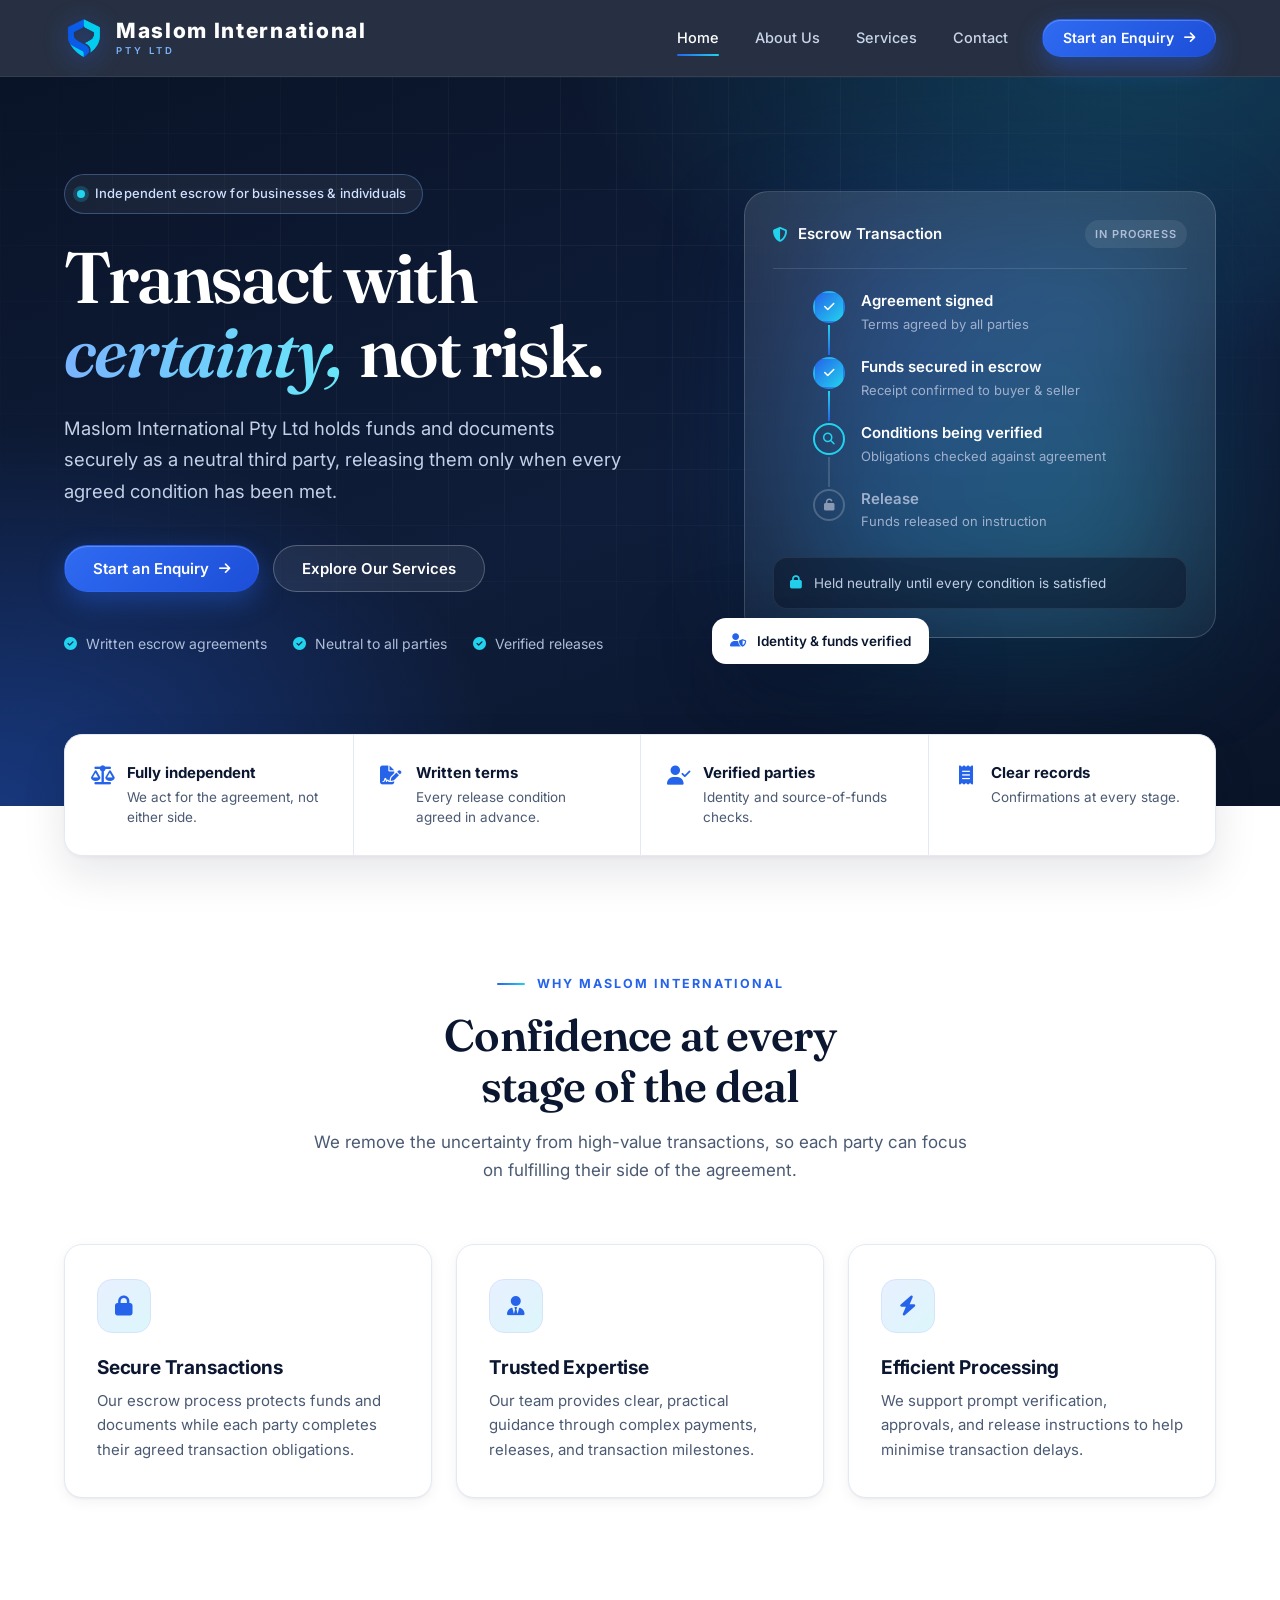
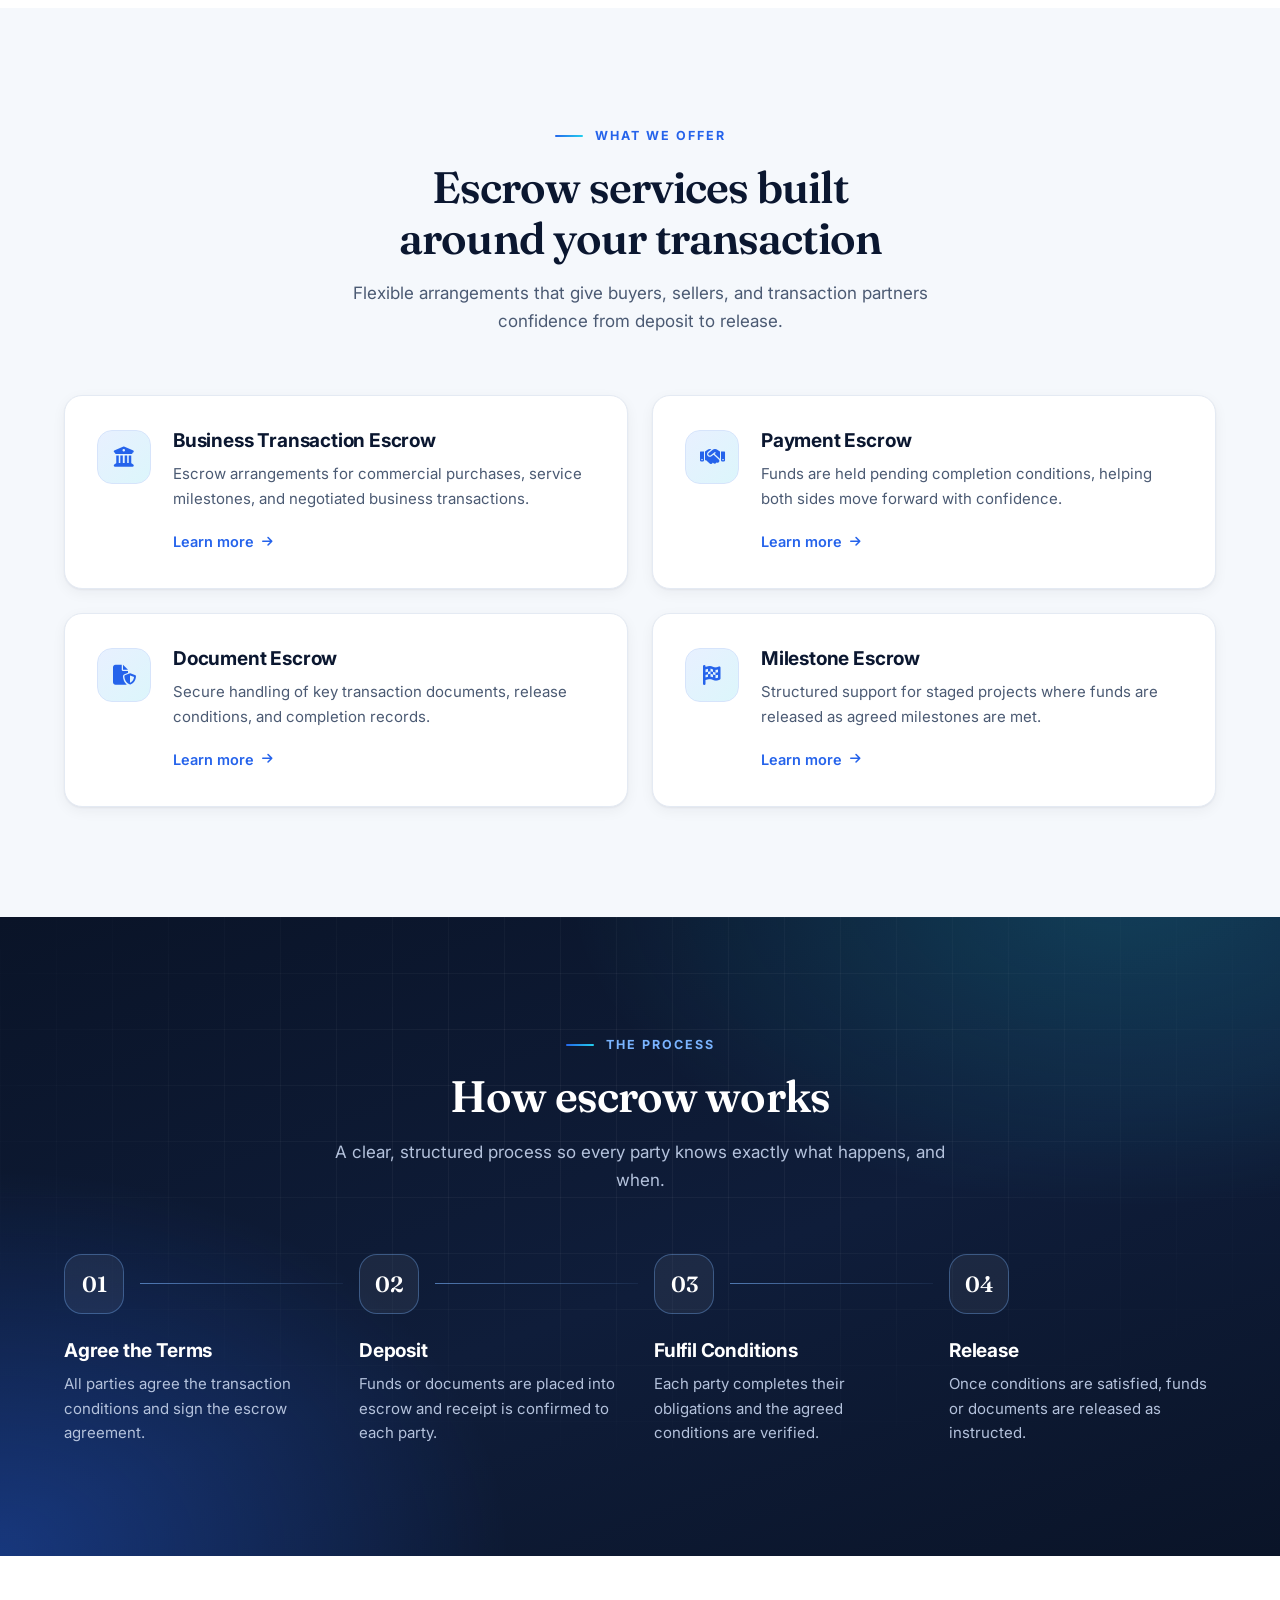
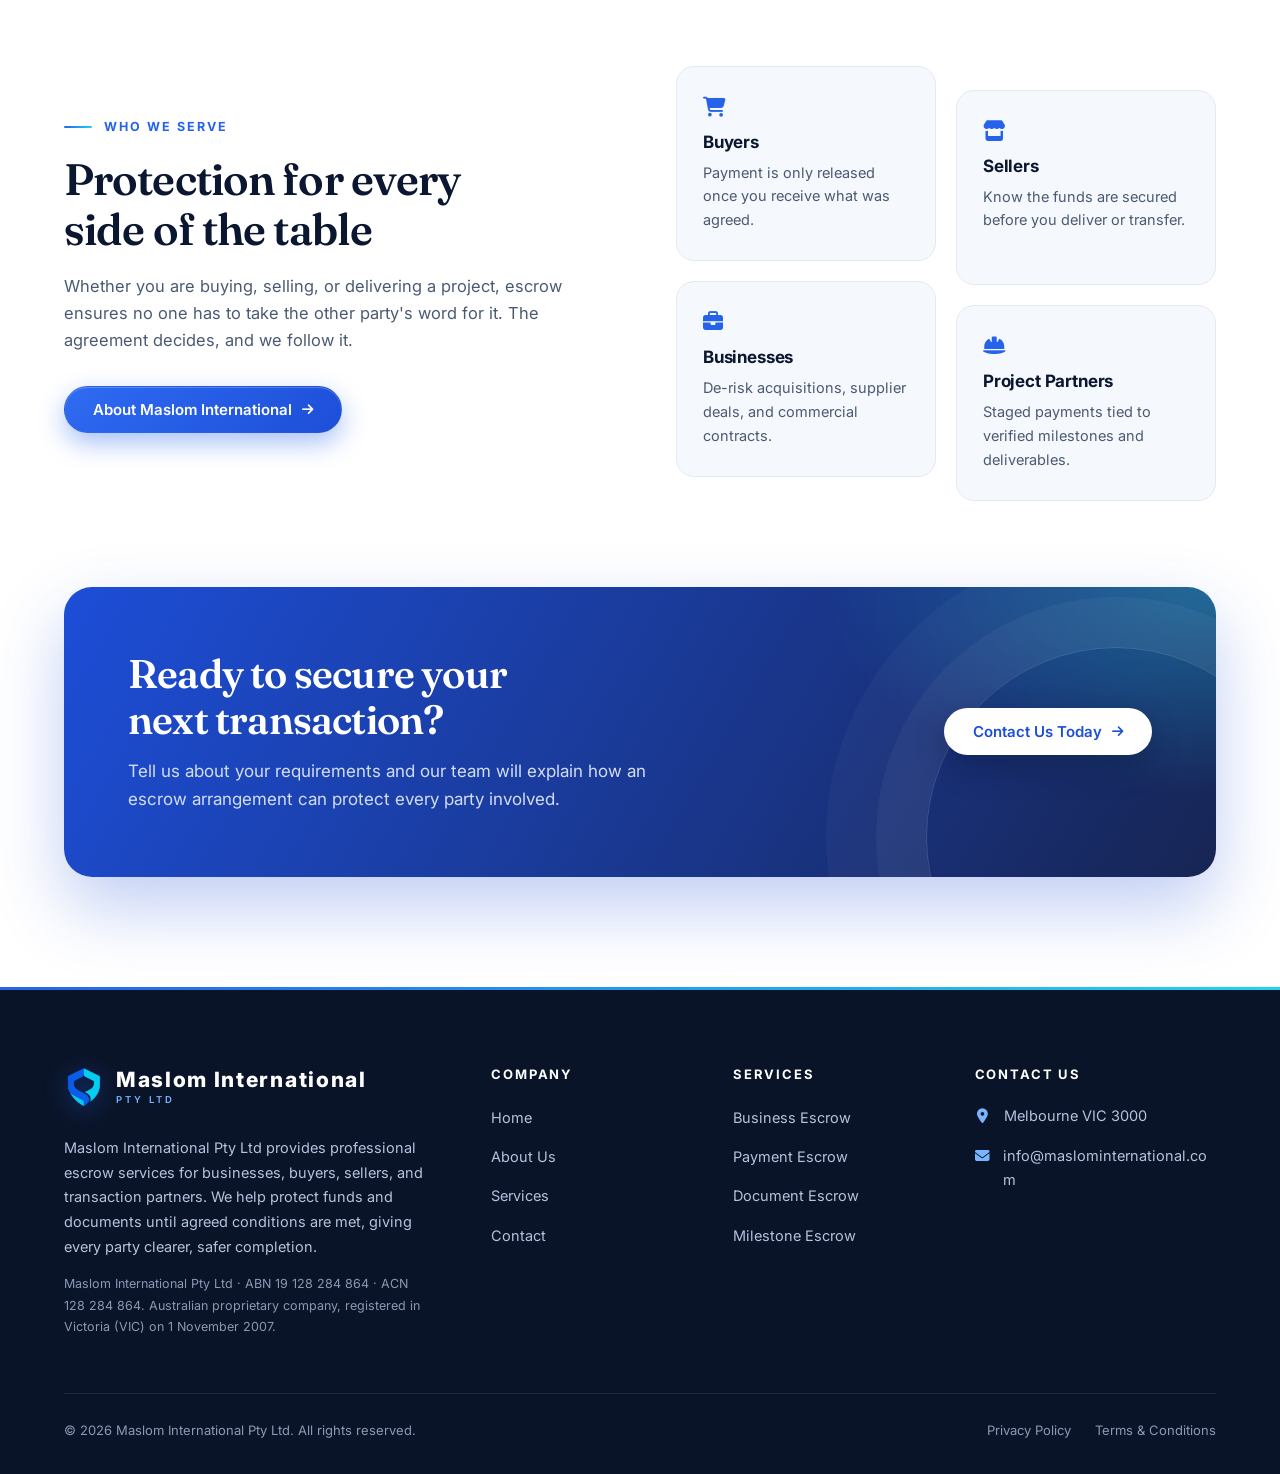
<file: index.html>
<!DOCTYPE html>
<html lang="en">
<head>
  <meta charset="UTF-8">
  <meta name="viewport" content="width=device-width, initial-scale=1.0">
  <title>Maslom International Pty Ltd | Professional Escrow Services</title>
  <meta name="description" content="Maslom International Pty Ltd provides independent escrow support for businesses and individuals, holding funds and documents securely until agreed conditions are satisfied.">
  <link rel="preconnect" href="https://fonts.googleapis.com">
  <link rel="preconnect" href="https://fonts.gstatic.com" crossorigin>
  <link href="https://fonts.googleapis.com/css2?family=Fraunces:ital,opsz,wght@0,9..144,500;0,9..144,600;1,9..144,500;1,9..144,600&family=Inter:wght@400;500;600;700;800&display=swap" rel="stylesheet">
  <link rel="stylesheet" href="https://cdnjs.cloudflare.com/ajax/libs/font-awesome/6.5.2/css/all.min.css">
  <link rel="icon" type="image/png" href="images/logo-mark.png">
  <link rel="stylesheet" href="css/style.css">
</head>
<body>
  <header id="site-header"></header>

  <main>
    <section class="hero">
      <div class="container hero-grid">
        <div>
          <span class="badge">Independent escrow for businesses &amp; individuals</span>
          <h1>Transact with <span class="gradient-text">certainty,</span> not risk.</h1>
          <p class="hero-lead">Maslom International Pty Ltd holds funds and documents securely as a neutral third party, releasing them only when every agreed condition has been met.</p>
          <div class="hero-actions">
            <a class="btn btn-primary" href="contact.html">Start an Enquiry <i class="fa-solid fa-arrow-right"></i></a>
            <a class="btn btn-ghost" href="services.html">Explore Our Services</a>
          </div>
          <ul class="hero-points">
            <li><i class="fa-solid fa-circle-check"></i>Written escrow agreements</li>
            <li><i class="fa-solid fa-circle-check"></i>Neutral to all parties</li>
            <li><i class="fa-solid fa-circle-check"></i>Verified releases</li>
          </ul>
        </div>

        <div class="hero-visual" aria-hidden="true">
          <div class="escrow-card">
            <div class="escrow-card-head">
              <span><i class="fa-solid fa-shield-halved"></i>Escrow Transaction</span>
              <span class="pill">In progress</span>
            </div>
            <ol class="escrow-steps">
              <li class="done">
                <div class="escrow-dot"><i class="fa-solid fa-check"></i></div>
                <div><strong>Agreement signed</strong><span>Terms agreed by all parties</span></div>
              </li>
              <li class="done">
                <div class="escrow-dot"><i class="fa-solid fa-check"></i></div>
                <div><strong>Funds secured in escrow</strong><span>Receipt confirmed to buyer &amp; seller</span></div>
              </li>
              <li class="active">
                <div class="escrow-dot"><i class="fa-solid fa-magnifying-glass"></i></div>
                <div><strong>Conditions being verified</strong><span>Obligations checked against agreement</span></div>
              </li>
              <li>
                <div class="escrow-dot"><i class="fa-solid fa-unlock"></i></div>
                <div><strong>Release</strong><span>Funds released on instruction</span></div>
              </li>
            </ol>
            <div class="escrow-card-foot"><i class="fa-solid fa-lock"></i>Held neutrally until every condition is satisfied</div>
          </div>
          <div class="float-chip"><i class="fa-solid fa-user-shield"></i>Identity &amp; funds verified</div>
        </div>
      </div>
    </section>

    <section class="trust">
      <div class="container">
        <div class="trust-grid reveal">
          <div class="trust-item">
            <i class="fa-solid fa-scale-balanced"></i>
            <div><strong>Fully independent</strong><span>We act for the agreement, not either side.</span></div>
          </div>
          <div class="trust-item">
            <i class="fa-solid fa-file-signature"></i>
            <div><strong>Written terms</strong><span>Every release condition agreed in advance.</span></div>
          </div>
          <div class="trust-item">
            <i class="fa-solid fa-user-check"></i>
            <div><strong>Verified parties</strong><span>Identity and source-of-funds checks.</span></div>
          </div>
          <div class="trust-item">
            <i class="fa-solid fa-receipt"></i>
            <div><strong>Clear records</strong><span>Confirmations at every stage.</span></div>
          </div>
        </div>
      </div>
    </section>

    <section class="section" id="features">
      <div class="container">
        <div class="section-head reveal">
          <span class="eyebrow">Why Maslom International</span>
          <h2>Confidence at every stage of the deal</h2>
          <p>We remove the uncertainty from high-value transactions, so each party can focus on fulfilling their side of the agreement.</p>
        </div>
        <div class="grid grid-3">
          <div class="card reveal">
            <div class="icon-box"><i class="fa-solid fa-lock"></i></div>
            <h3>Secure Transactions</h3>
            <p>Our escrow process protects funds and documents while each party completes their agreed transaction obligations.</p>
          </div>
          <div class="card reveal">
            <div class="icon-box"><i class="fa-solid fa-user-tie"></i></div>
            <h3>Trusted Expertise</h3>
            <p>Our team provides clear, practical guidance through complex payments, releases, and transaction milestones.</p>
          </div>
          <div class="card reveal">
            <div class="icon-box"><i class="fa-solid fa-bolt"></i></div>
            <h3>Efficient Processing</h3>
            <p>We support prompt verification, approvals, and release instructions to help minimise transaction delays.</p>
          </div>
        </div>
      </div>
    </section>

    <section class="section section-soft">
      <div class="container">
        <div class="section-head reveal">
          <span class="eyebrow">What We Offer</span>
          <h2>Escrow services built around your transaction</h2>
          <p>Flexible arrangements that give buyers, sellers, and transaction partners confidence from deposit to release.</p>
        </div>
        <div class="grid grid-2">
          <div class="card card-row reveal">
            <div class="icon-box"><i class="fa-solid fa-building-columns"></i></div>
            <div>
              <h3>Business Transaction Escrow</h3>
              <p>Escrow arrangements for commercial purchases, service milestones, and negotiated business transactions.</p>
              <a class="link-more" href="services.html#business">Learn more <i class="fa-solid fa-arrow-right"></i></a>
            </div>
          </div>
          <div class="card card-row reveal">
            <div class="icon-box"><i class="fa-solid fa-handshake"></i></div>
            <div>
              <h3>Payment Escrow</h3>
              <p>Funds are held pending completion conditions, helping both sides move forward with confidence.</p>
              <a class="link-more" href="services.html#payment">Learn more <i class="fa-solid fa-arrow-right"></i></a>
            </div>
          </div>
          <div class="card card-row reveal">
            <div class="icon-box"><i class="fa-solid fa-file-shield"></i></div>
            <div>
              <h3>Document Escrow</h3>
              <p>Secure handling of key transaction documents, release conditions, and completion records.</p>
              <a class="link-more" href="services.html#document">Learn more <i class="fa-solid fa-arrow-right"></i></a>
            </div>
          </div>
          <div class="card card-row reveal">
            <div class="icon-box"><i class="fa-solid fa-flag-checkered"></i></div>
            <div>
              <h3>Milestone Escrow</h3>
              <p>Structured support for staged projects where funds are released as agreed milestones are met.</p>
              <a class="link-more" href="services.html#milestone">Learn more <i class="fa-solid fa-arrow-right"></i></a>
            </div>
          </div>
        </div>
      </div>
    </section>

    <section class="section section-dark">
      <div class="container">
        <div class="section-head reveal">
          <span class="eyebrow">The Process</span>
          <h2>How escrow works</h2>
          <p>A clear, structured process so every party knows exactly what happens, and when.</p>
        </div>
        <div class="process">
          <div class="step reveal">
            <div class="step-num">01</div>
            <h3>Agree the Terms</h3>
            <p>All parties agree the transaction conditions and sign the escrow agreement.</p>
          </div>
          <div class="step reveal">
            <div class="step-num">02</div>
            <h3>Deposit</h3>
            <p>Funds or documents are placed into escrow and receipt is confirmed to each party.</p>
          </div>
          <div class="step reveal">
            <div class="step-num">03</div>
            <h3>Fulfil Conditions</h3>
            <p>Each party completes their obligations and the agreed conditions are verified.</p>
          </div>
          <div class="step reveal">
            <div class="step-num">04</div>
            <h3>Release</h3>
            <p>Once conditions are satisfied, funds or documents are released as instructed.</p>
          </div>
        </div>
      </div>
    </section>

    <section class="section">
      <div class="container split">
        <div class="reveal">
          <span class="eyebrow">Who We Serve</span>
          <h2>Protection for every side of the table</h2>
          <p>Whether you are buying, selling, or delivering a project, escrow ensures no one has to take the other party's word for it. The agreement decides, and we follow it.</p>
          <a class="btn btn-primary" href="about.html">About Maslom International <i class="fa-solid fa-arrow-right"></i></a>
        </div>
        <div class="audience">
          <div class="audience-tile reveal">
            <i class="fa-solid fa-cart-shopping"></i>
            <h3>Buyers</h3>
            <p>Payment is only released once you receive what was agreed.</p>
          </div>
          <div class="audience-tile reveal">
            <i class="fa-solid fa-store"></i>
            <h3>Sellers</h3>
            <p>Know the funds are secured before you deliver or transfer.</p>
          </div>
          <div class="audience-tile reveal">
            <i class="fa-solid fa-briefcase"></i>
            <h3>Businesses</h3>
            <p>De-risk acquisitions, supplier deals, and commercial contracts.</p>
          </div>
          <div class="audience-tile reveal">
            <i class="fa-solid fa-helmet-safety"></i>
            <h3>Project Partners</h3>
            <p>Staged payments tied to verified milestones and deliverables.</p>
          </div>
        </div>
      </div>
    </section>

    <section class="cta">
      <div class="container">
        <div class="cta-panel reveal">
          <div>
            <h2>Ready to secure your next transaction?</h2>
            <p>Tell us about your requirements and our team will explain how an escrow arrangement can protect every party involved.</p>
          </div>
          <div class="cta-actions">
            <a class="btn btn-white" href="contact.html">Contact Us Today <i class="fa-solid fa-arrow-right"></i></a>
          </div>
        </div>
      </div>
    </section>
  </main>

  <footer id="site-footer"></footer>
  <script src="js/main.js"></script>
</body>
</html>
</file>
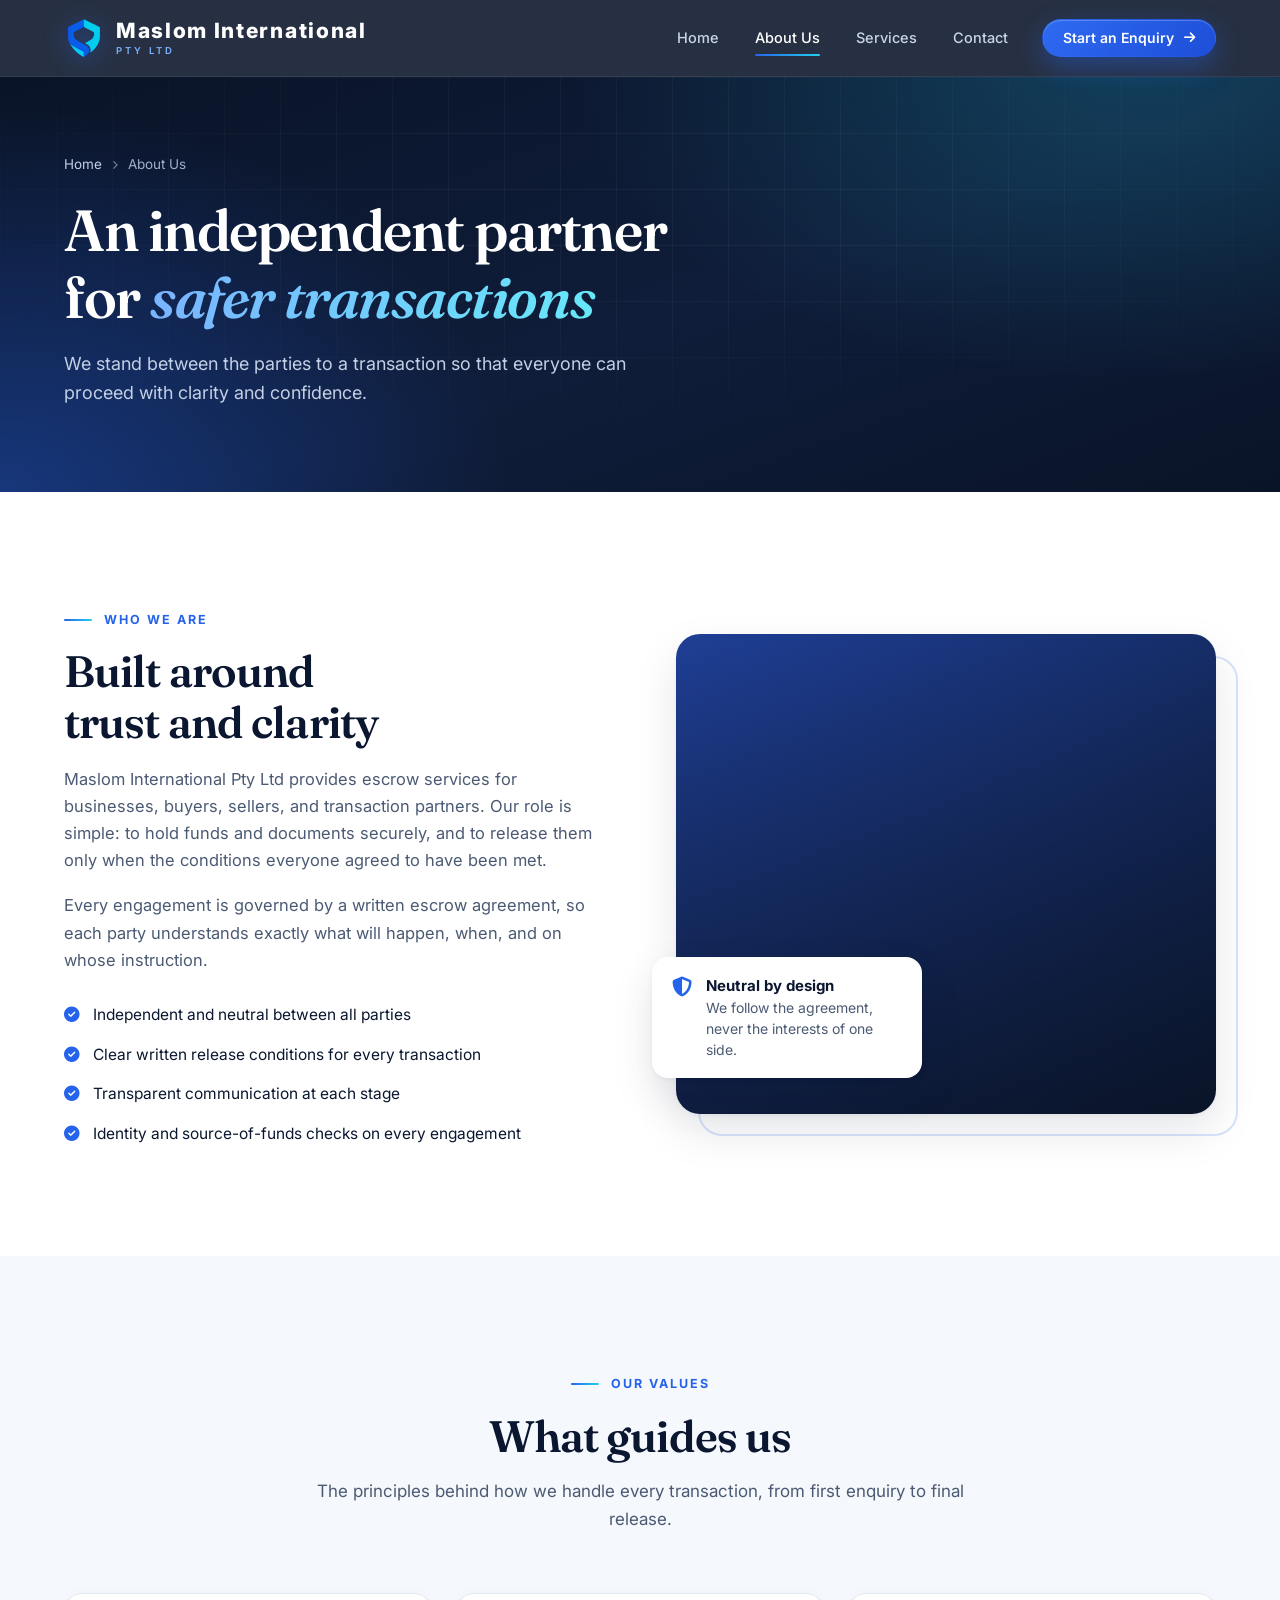
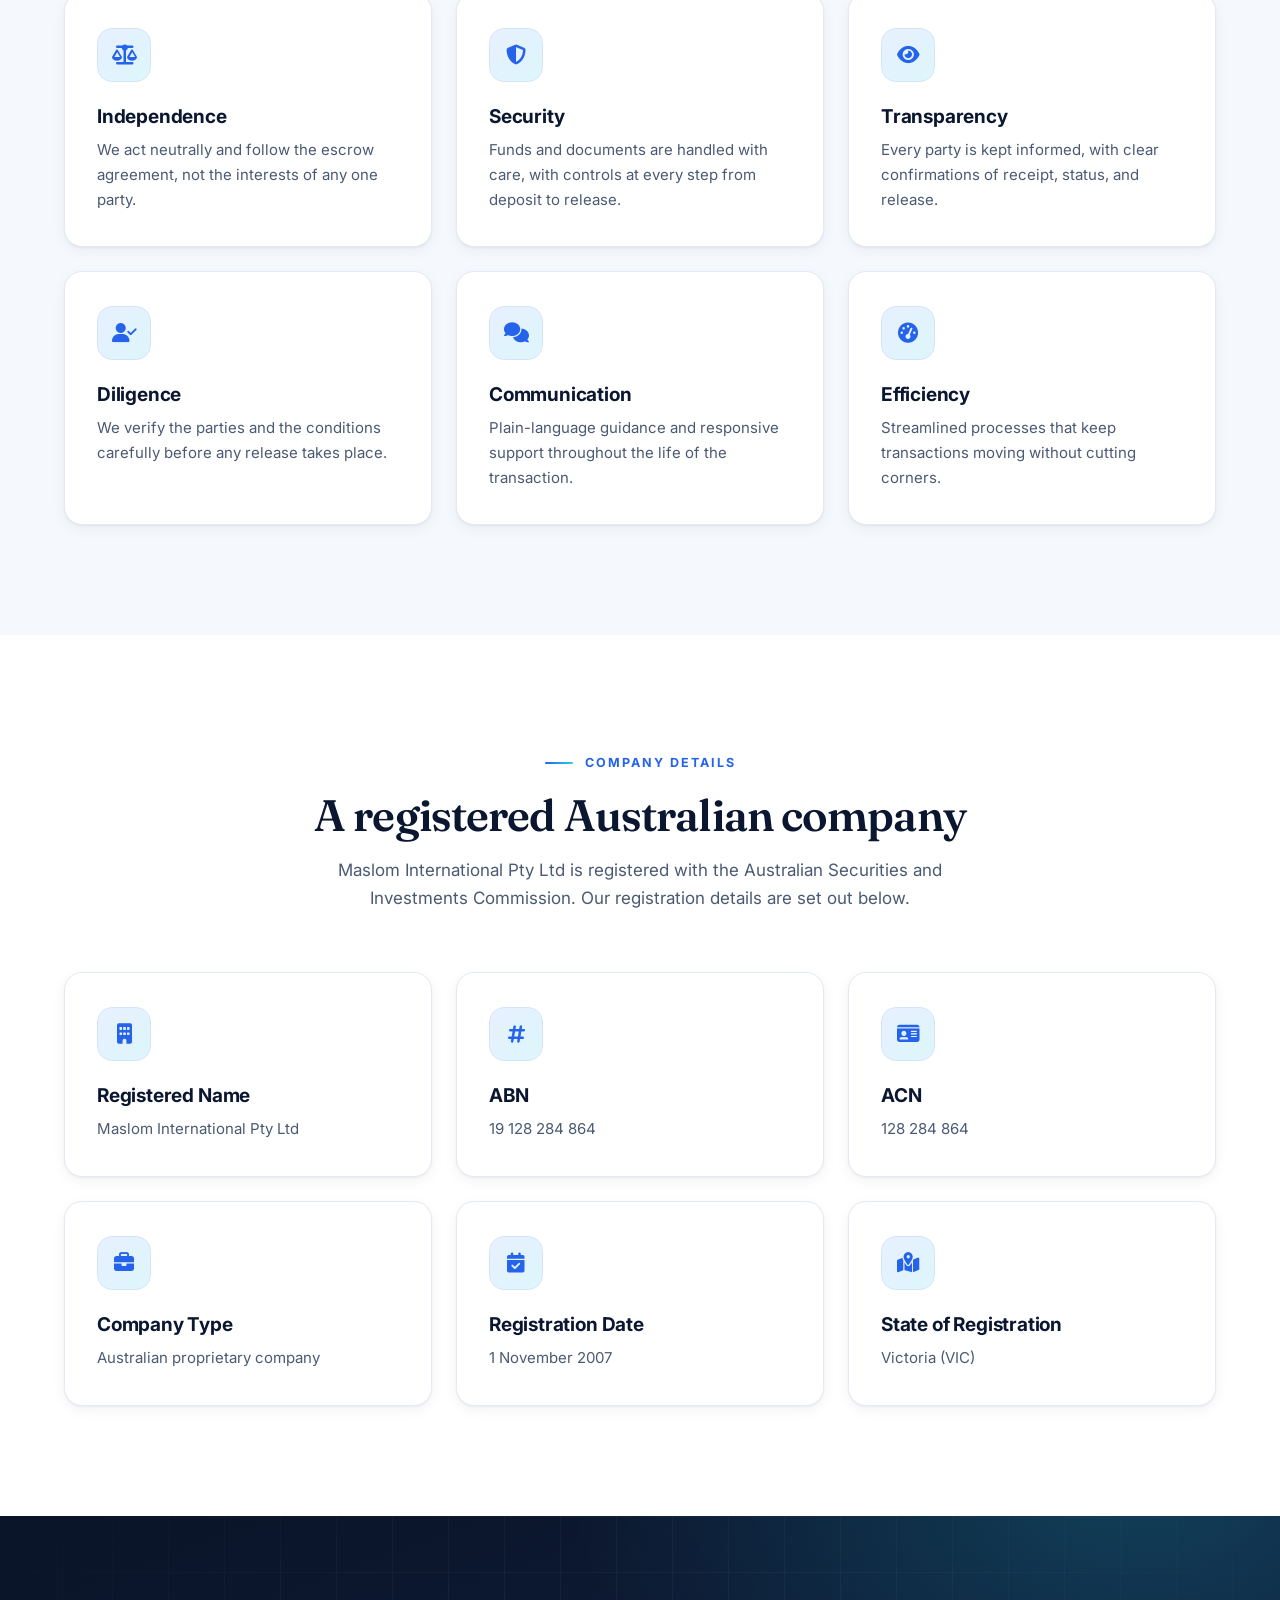
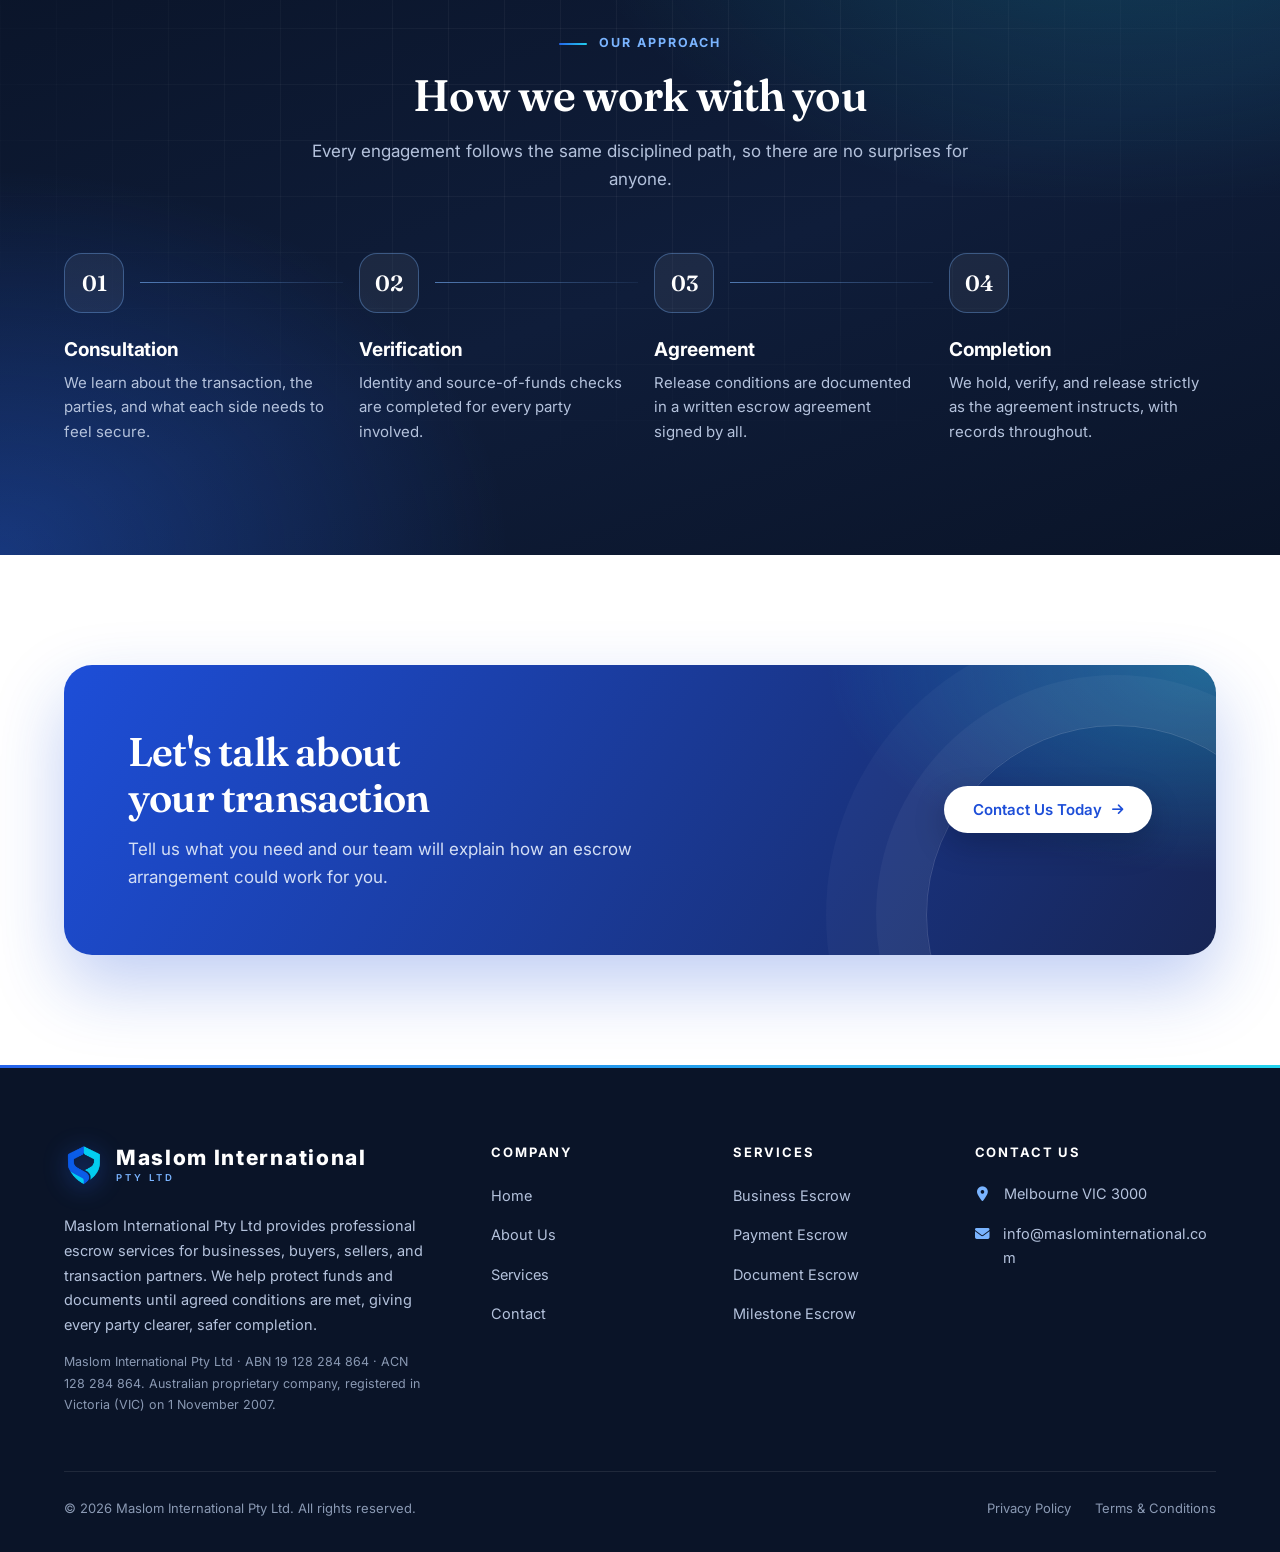
<file: about.html>
<!DOCTYPE html>
<html lang="en">
<head>
  <meta charset="UTF-8">
  <meta name="viewport" content="width=device-width, initial-scale=1.0">
  <title>About Us | Maslom International Pty Ltd</title>
  <meta name="description" content="Learn about Maslom International Pty Ltd, our approach to escrow, and the values that guide how we protect every transaction.">
  <link rel="preconnect" href="https://fonts.googleapis.com">
  <link rel="preconnect" href="https://fonts.gstatic.com" crossorigin>
  <link href="https://fonts.googleapis.com/css2?family=Fraunces:ital,opsz,wght@0,9..144,500;0,9..144,600;1,9..144,500;1,9..144,600&family=Inter:wght@400;500;600;700;800&display=swap" rel="stylesheet">
  <link rel="stylesheet" href="https://cdnjs.cloudflare.com/ajax/libs/font-awesome/6.5.2/css/all.min.css">
  <link rel="icon" type="image/png" href="images/logo-mark.png">
  <link rel="stylesheet" href="css/style.css">
</head>
<body>
  <header id="site-header"></header>

  <main>
    <section class="page-hero">
      <div class="container">
        <nav class="crumbs" aria-label="Breadcrumb"><a href="index.html">Home</a><i class="fa-solid fa-chevron-right"></i><span>About Us</span></nav>
        <h1>An independent partner for <span class="gradient-text">safer transactions</span></h1>
        <p>We stand between the parties to a transaction so that everyone can proceed with clarity and confidence.</p>
      </div>
    </section>

    <section class="section">
      <div class="container split">
        <div class="reveal">
          <span class="eyebrow">Who We Are</span>
          <h2>Built around trust and clarity</h2>
          <p>Maslom International Pty Ltd provides escrow services for businesses, buyers, sellers, and transaction partners. Our role is simple: to hold funds and documents securely, and to release them only when the conditions everyone agreed to have been met.</p>
          <p>Every engagement is governed by a written escrow agreement, so each party understands exactly what will happen, when, and on whose instruction.</p>
          <ul class="check-list">
            <li><i class="fa-solid fa-circle-check"></i><span>Independent and neutral between all parties</span></li>
            <li><i class="fa-solid fa-circle-check"></i><span>Clear written release conditions for every transaction</span></li>
            <li><i class="fa-solid fa-circle-check"></i><span>Transparent communication at each stage</span></li>
            <li><i class="fa-solid fa-circle-check"></i><span>Identity and source-of-funds checks on every engagement</span></li>
          </ul>
        </div>
        <div class="media-wrap reveal">
          <div class="split-media" role="img" aria-label="Modern office interior"></div>
          <div class="media-note">
            <i class="fa-solid fa-shield-halved"></i>
            <div><strong>Neutral by design</strong>We follow the agreement, never the interests of one side.</div>
          </div>
        </div>
      </div>
    </section>

    <section class="section section-soft">
      <div class="container">
        <div class="section-head reveal">
          <span class="eyebrow">Our Values</span>
          <h2>What guides us</h2>
          <p>The principles behind how we handle every transaction, from first enquiry to final release.</p>
        </div>
        <div class="grid grid-3">
          <div class="card reveal">
            <div class="icon-box"><i class="fa-solid fa-scale-balanced"></i></div>
            <h3>Independence</h3>
            <p>We act neutrally and follow the escrow agreement, not the interests of any one party.</p>
          </div>
          <div class="card reveal">
            <div class="icon-box"><i class="fa-solid fa-shield-halved"></i></div>
            <h3>Security</h3>
            <p>Funds and documents are handled with care, with controls at every step from deposit to release.</p>
          </div>
          <div class="card reveal">
            <div class="icon-box"><i class="fa-solid fa-eye"></i></div>
            <h3>Transparency</h3>
            <p>Every party is kept informed, with clear confirmations of receipt, status, and release.</p>
          </div>
          <div class="card reveal">
            <div class="icon-box"><i class="fa-solid fa-user-check"></i></div>
            <h3>Diligence</h3>
            <p>We verify the parties and the conditions carefully before any release takes place.</p>
          </div>
          <div class="card reveal">
            <div class="icon-box"><i class="fa-solid fa-comments"></i></div>
            <h3>Communication</h3>
            <p>Plain-language guidance and responsive support throughout the life of the transaction.</p>
          </div>
          <div class="card reveal">
            <div class="icon-box"><i class="fa-solid fa-gauge-high"></i></div>
            <h3>Efficiency</h3>
            <p>Streamlined processes that keep transactions moving without cutting corners.</p>
          </div>
        </div>
      </div>
    </section>

    <section class="section">
      <div class="container">
        <div class="section-head reveal">
          <span class="eyebrow">Company Details</span>
          <h2>A registered Australian company</h2>
          <p>Maslom International Pty Ltd is registered with the Australian Securities and Investments Commission. Our registration details are set out below.</p>
        </div>
        <div class="grid grid-3">
          <div class="card reveal">
            <div class="icon-box"><i class="fa-solid fa-building"></i></div>
            <h3>Registered Name</h3>
            <p data-company="fullName">Maslom International Pty Ltd</p>
          </div>
          <div class="card reveal">
            <div class="icon-box"><i class="fa-solid fa-hashtag"></i></div>
            <h3>ABN</h3>
            <p data-company="abn">19 128 284 864</p>
          </div>
          <div class="card reveal">
            <div class="icon-box"><i class="fa-solid fa-id-card"></i></div>
            <h3>ACN</h3>
            <p data-company="acn">128 284 864</p>
          </div>
          <div class="card reveal">
            <div class="icon-box"><i class="fa-solid fa-briefcase"></i></div>
            <h3>Company Type</h3>
            <p data-company="companyType">Australian proprietary company</p>
          </div>
          <div class="card reveal">
            <div class="icon-box"><i class="fa-solid fa-calendar-check"></i></div>
            <h3>Registration Date</h3>
            <p data-company="registeredDate">1 November 2007</p>
          </div>
          <div class="card reveal">
            <div class="icon-box"><i class="fa-solid fa-map-location-dot"></i></div>
            <h3>State of Registration</h3>
            <p data-company="state">Victoria (VIC)</p>
          </div>
        </div>
      </div>
    </section>

    <section class="section section-dark">
      <div class="container">
        <div class="section-head reveal">
          <span class="eyebrow">Our Approach</span>
          <h2>How we work with you</h2>
          <p>Every engagement follows the same disciplined path, so there are no surprises for anyone.</p>
        </div>
        <div class="process">
          <div class="step reveal">
            <div class="step-num">01</div>
            <h3>Consultation</h3>
            <p>We learn about the transaction, the parties, and what each side needs to feel secure.</p>
          </div>
          <div class="step reveal">
            <div class="step-num">02</div>
            <h3>Verification</h3>
            <p>Identity and source-of-funds checks are completed for every party involved.</p>
          </div>
          <div class="step reveal">
            <div class="step-num">03</div>
            <h3>Agreement</h3>
            <p>Release conditions are documented in a written escrow agreement signed by all.</p>
          </div>
          <div class="step reveal">
            <div class="step-num">04</div>
            <h3>Completion</h3>
            <p>We hold, verify, and release strictly as the agreement instructs, with records throughout.</p>
          </div>
        </div>
      </div>
    </section>

    <section class="cta">
      <div class="container">
        <div class="cta-panel reveal">
          <div>
            <h2>Let's talk about your transaction</h2>
            <p>Tell us what you need and our team will explain how an escrow arrangement could work for you.</p>
          </div>
          <div class="cta-actions">
            <a class="btn btn-white" href="contact.html">Contact Us Today <i class="fa-solid fa-arrow-right"></i></a>
          </div>
        </div>
      </div>
    </section>
  </main>

  <footer id="site-footer"></footer>
  <script src="js/main.js"></script>
</body>
</html>
</file>
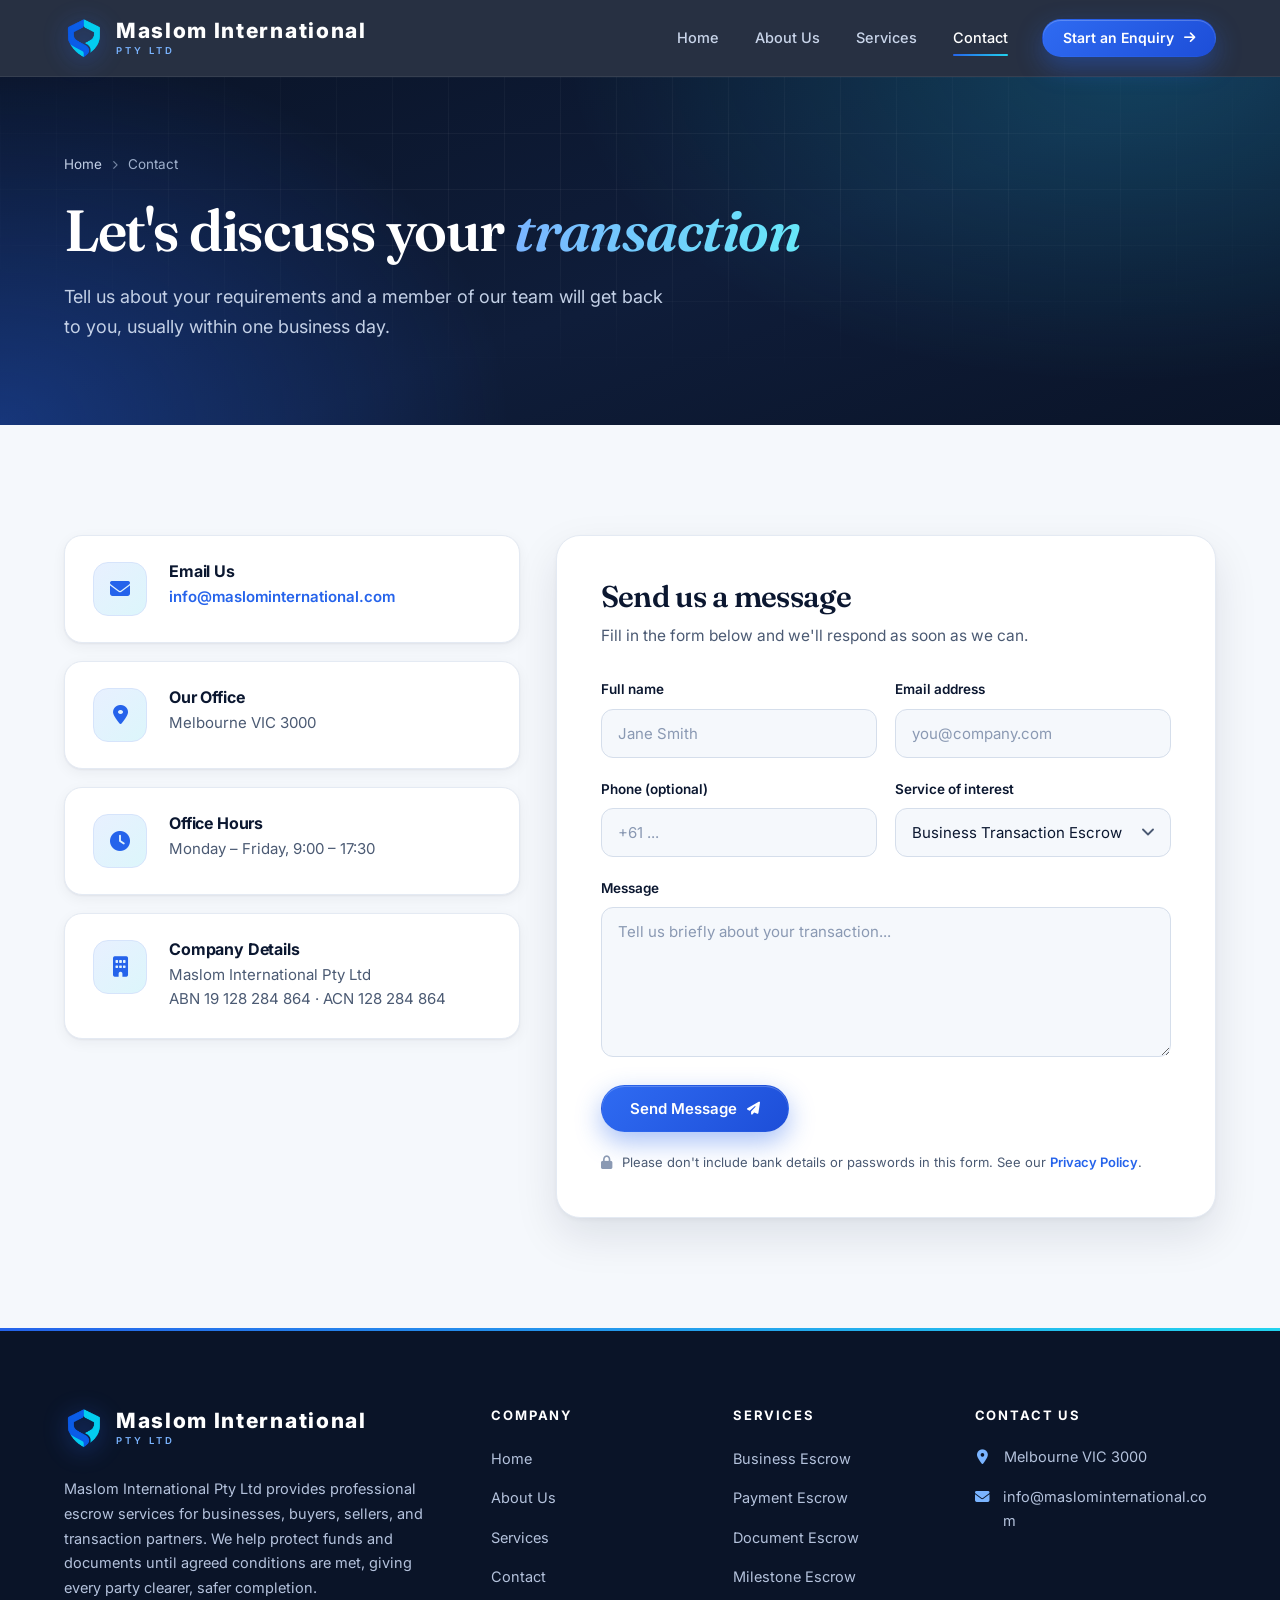
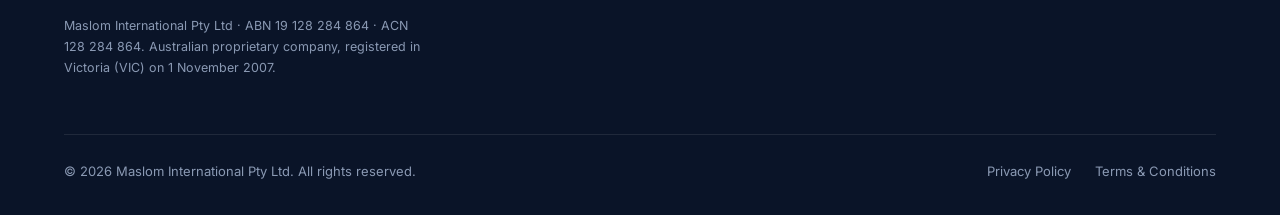
<file: contact.html>
<!DOCTYPE html>
<html lang="en">
<head>
  <meta charset="UTF-8">
  <meta name="viewport" content="width=device-width, initial-scale=1.0">
  <title>Contact | Maslom International Pty Ltd</title>
  <meta name="description" content="Get in touch with Maslom International Pty Ltd to discuss your escrow requirements.">
  <link rel="preconnect" href="https://fonts.googleapis.com">
  <link rel="preconnect" href="https://fonts.gstatic.com" crossorigin>
  <link href="https://fonts.googleapis.com/css2?family=Fraunces:ital,opsz,wght@0,9..144,500;0,9..144,600;1,9..144,500;1,9..144,600&family=Inter:wght@400;500;600;700;800&display=swap" rel="stylesheet">
  <link rel="stylesheet" href="https://cdnjs.cloudflare.com/ajax/libs/font-awesome/6.5.2/css/all.min.css">
  <link rel="icon" type="image/png" href="images/logo-mark.png">
  <link rel="stylesheet" href="css/style.css">
</head>
<body>
  <header id="site-header"></header>

  <main>
    <section class="page-hero">
      <div class="container">
        <nav class="crumbs" aria-label="Breadcrumb"><a href="index.html">Home</a><i class="fa-solid fa-chevron-right"></i><span>Contact</span></nav>
        <h1>Let's discuss your <span class="gradient-text">transaction</span></h1>
        <p>Tell us about your requirements and a member of our team will get back to you, usually within one business day.</p>
      </div>
    </section>

    <section class="section section-soft">
      <div class="container contact-grid">
        <div class="contact-info">
          <div class="card card-row reveal">
            <div class="icon-box"><i class="fa-solid fa-envelope"></i></div>
            <div>
              <h3>Email Us</h3>
              <p><a data-company="email" href="#"></a></p>
            </div>
          </div>
          <div class="card card-row reveal">
            <div class="icon-box"><i class="fa-solid fa-location-dot"></i></div>
            <div>
              <h3>Our Office</h3>
              <p data-company="address"></p>
            </div>
          </div>
          <div class="card card-row reveal">
            <div class="icon-box"><i class="fa-solid fa-clock"></i></div>
            <div>
              <h3>Office Hours</h3>
              <p>Monday – Friday, 9:00 – 17:30</p>
            </div>
          </div>
          <div class="card card-row reveal">
            <div class="icon-box"><i class="fa-solid fa-building"></i></div>
            <div>
              <h3>Company Details</h3>
              <p><span data-company="fullName">Maslom International Pty Ltd</span><br>ABN <span data-company="abn">19 128 284 864</span> &middot; ACN <span data-company="acn">128 284 864</span></p>
            </div>
          </div>
        </div>

        <div class="form-card reveal">
          <h2>Send us a message</h2>
          <p class="form-intro">Fill in the form below and we'll respond as soon as we can.</p>
          <form id="contact-form">
            <input type="text" name="_honey" tabindex="-1" autocomplete="off" aria-hidden="true" style="display:none">
            <div class="form-row">
              <div class="field">
                <label for="name">Full name</label>
                <input id="name" name="name" type="text" required autocomplete="name" placeholder="Jane Smith">
              </div>
              <div class="field">
                <label for="email">Email address</label>
                <input id="email" name="email" type="email" required autocomplete="email" placeholder="you@company.com">
              </div>
            </div>
            <div class="form-row">
              <div class="field">
                <label for="phone">Phone (optional)</label>
                <input id="phone" name="phone" type="tel" autocomplete="tel" placeholder="+61 ...">
              </div>
              <div class="field">
                <label for="service">Service of interest</label>
                <select id="service" name="service" required>
                  <option>Business Transaction Escrow</option>
                  <option>Payment Escrow</option>
                  <option>Document Escrow</option>
                  <option>Milestone Escrow</option>
                  <option>General Enquiry</option>
                </select>
              </div>
            </div>
            <div class="field">
              <label for="message">Message</label>
              <textarea id="message" name="message" required placeholder="Tell us briefly about your transaction..."></textarea>
            </div>
            <button class="btn btn-primary" type="submit">Send Message <i class="fa-solid fa-paper-plane"></i></button>
            <div class="form-status" id="form-status" role="status" aria-live="polite"></div>
            <p class="form-note"><i class="fa-solid fa-lock"></i><span>Please don't include bank details or passwords in this form. See our <a href="privacy.html">Privacy Policy</a>.</span></p>
          </form>
        </div>
      </div>
    </section>
  </main>

  <footer id="site-footer"></footer>
  <script src="js/main.js"></script>
</body>
</html>
</file>
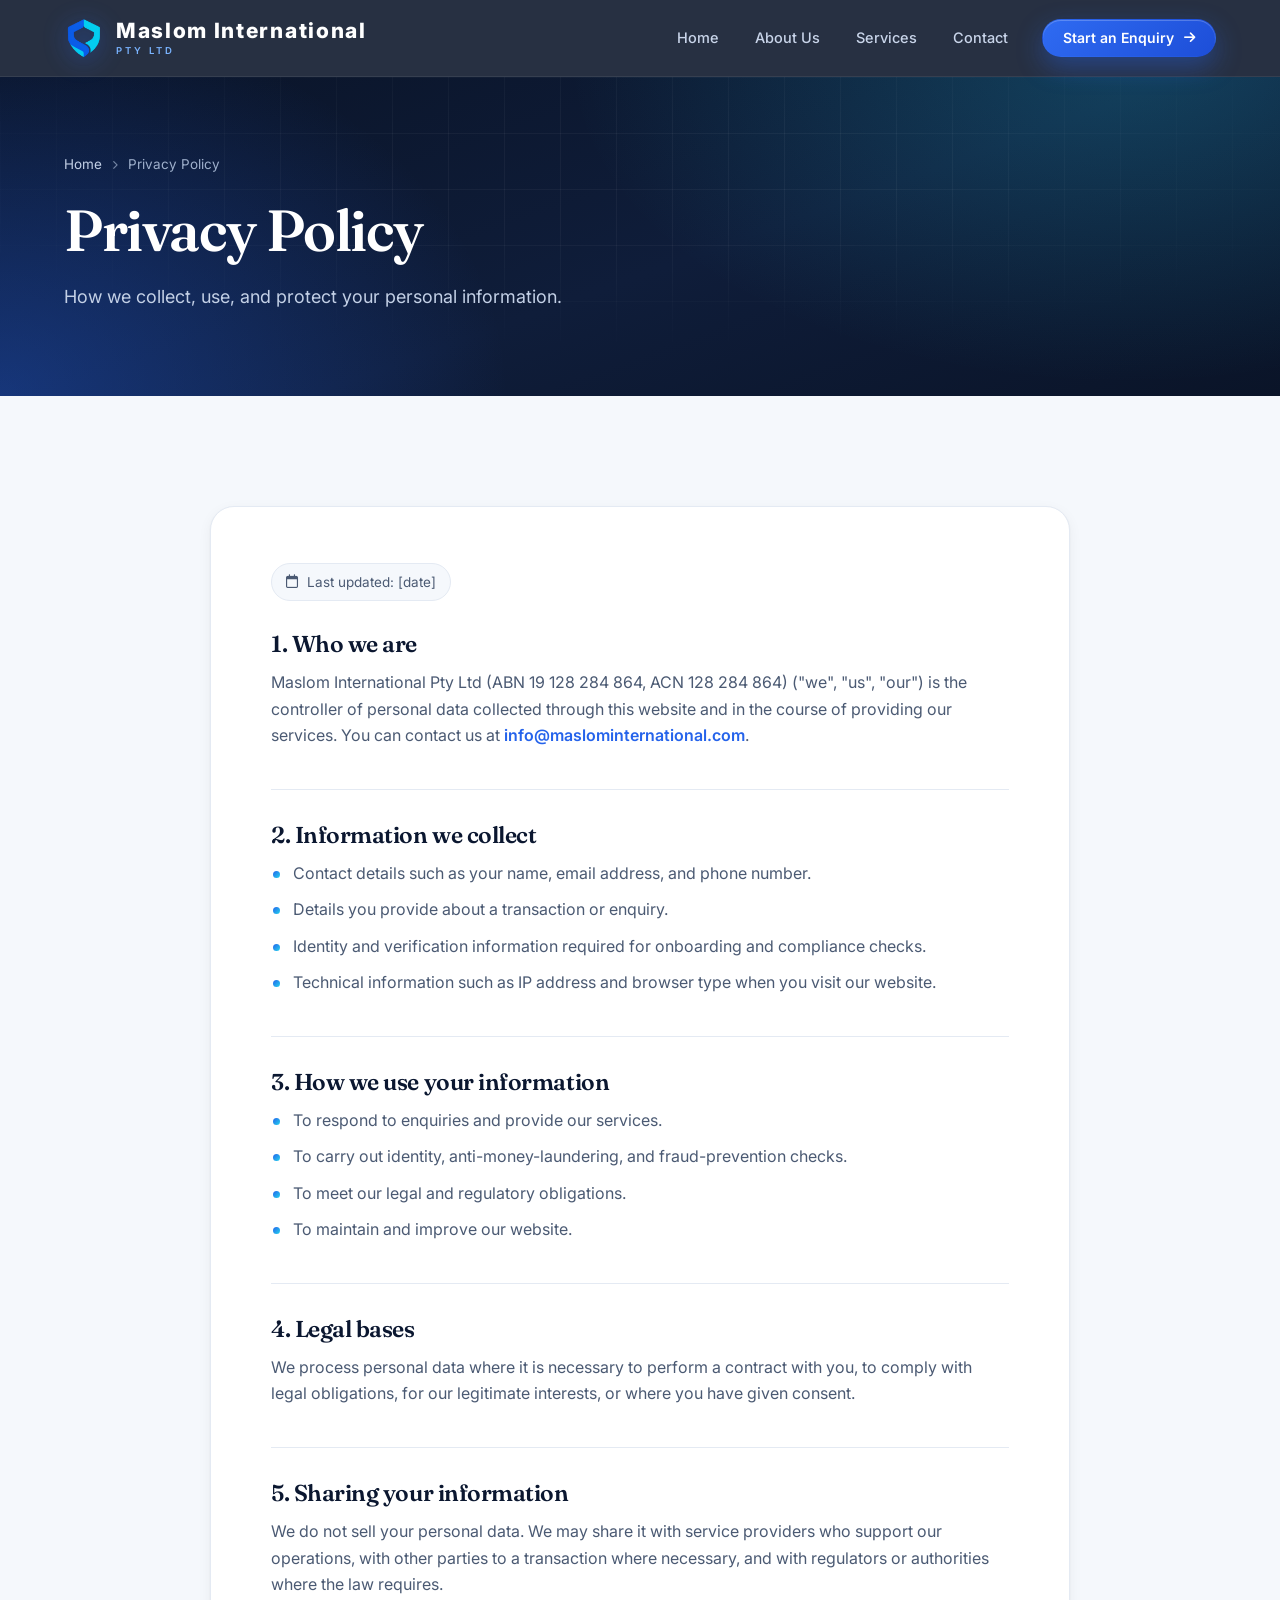
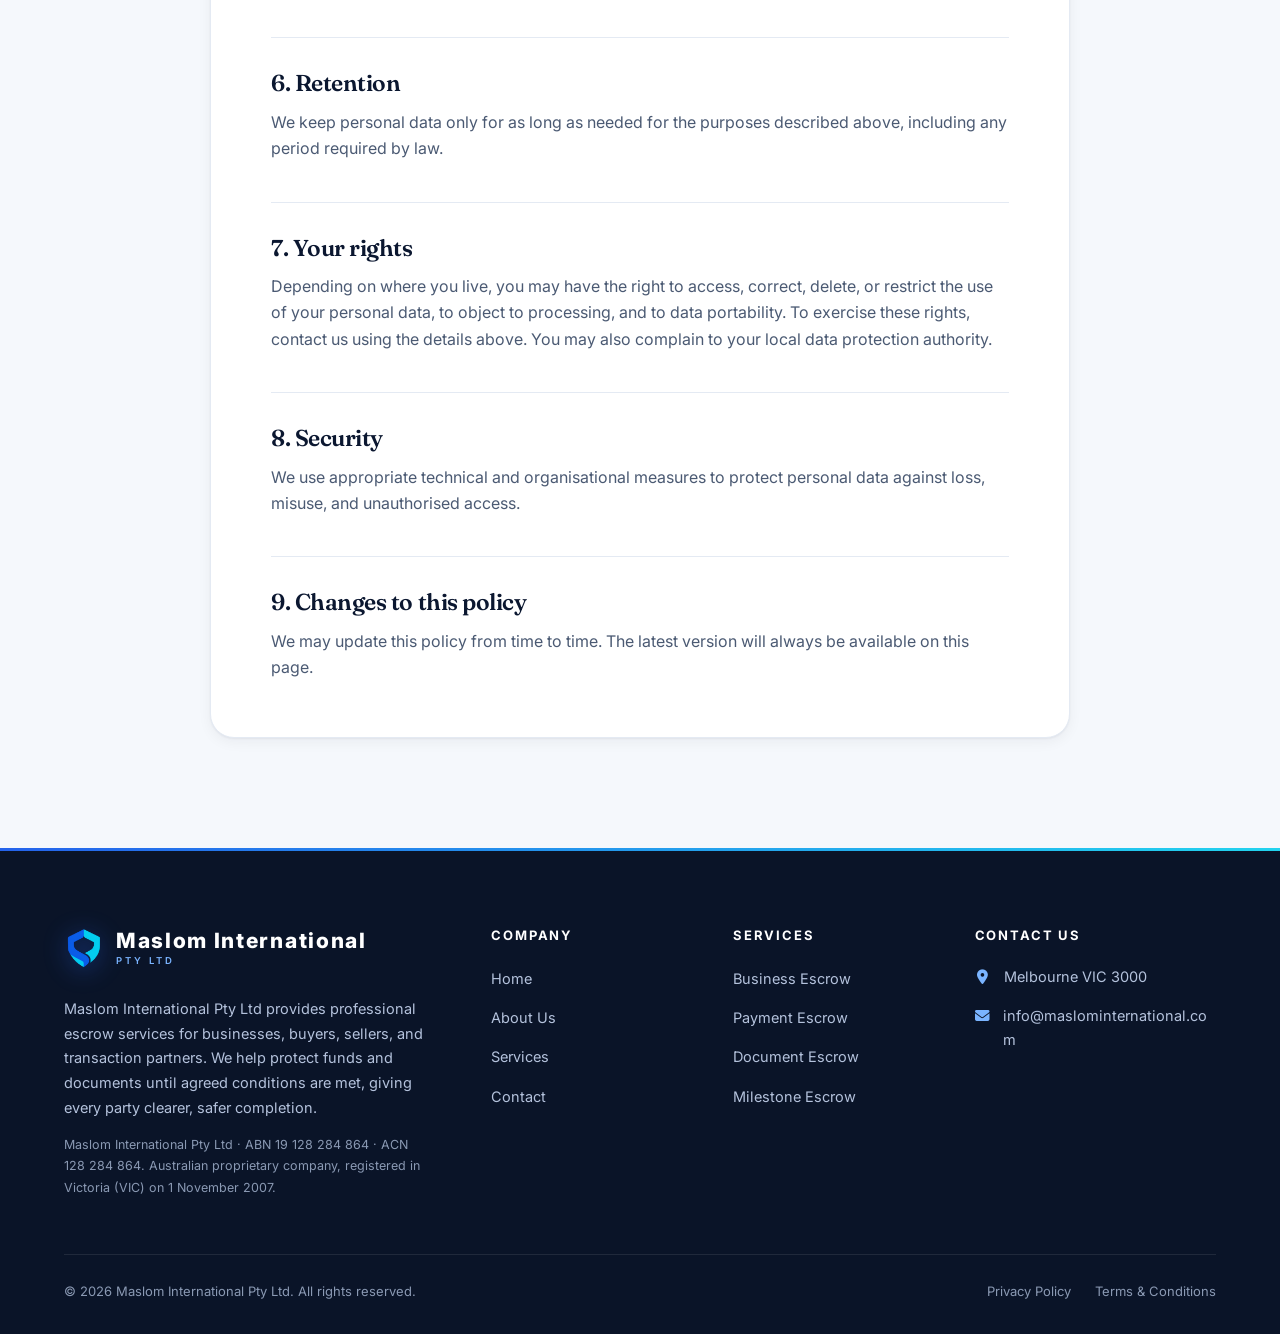
<file: privacy.html>
<!DOCTYPE html>
<html lang="en">
<head>
  <meta charset="UTF-8">
  <meta name="viewport" content="width=device-width, initial-scale=1.0">
  <title>Privacy Policy | Maslom International Pty Ltd</title>
  <link rel="preconnect" href="https://fonts.googleapis.com">
  <link rel="preconnect" href="https://fonts.gstatic.com" crossorigin>
  <link href="https://fonts.googleapis.com/css2?family=Fraunces:ital,opsz,wght@0,9..144,500;0,9..144,600;1,9..144,500;1,9..144,600&family=Inter:wght@400;500;600;700;800&display=swap" rel="stylesheet">
  <link rel="stylesheet" href="https://cdnjs.cloudflare.com/ajax/libs/font-awesome/6.5.2/css/all.min.css">
  <link rel="icon" type="image/png" href="images/logo-mark.png">
  <link rel="stylesheet" href="css/style.css">
</head>
<body>
  <header id="site-header"></header>

  <main>
    <section class="page-hero">
      <div class="container">
        <nav class="crumbs" aria-label="Breadcrumb"><a href="index.html">Home</a><i class="fa-solid fa-chevron-right"></i><span>Privacy Policy</span></nav>
        <h1>Privacy Policy</h1>
        <p>How we collect, use, and protect your personal information.</p>
      </div>
    </section>

    <section class="section section-soft">
      <div class="container legal">
        <!-- TEMPLATE: have this reviewed by a legal adviser and update the date before going live -->
        <p class="updated"><i class="fa-regular fa-calendar"></i>Last updated: [date]</p>

        <h2>1. Who we are</h2>
        <p><span data-company="fullName"></span> (ABN <span data-company="abn"></span>, ACN <span data-company="acn"></span>) ("we", "us", "our") is the controller of personal data collected through this website and in the course of providing our services. You can contact us at <a data-company="email" href="#"></a>.</p>

        <h2>2. Information we collect</h2>
        <ul>
          <li>Contact details such as your name, email address, and phone number.</li>
          <li>Details you provide about a transaction or enquiry.</li>
          <li>Identity and verification information required for onboarding and compliance checks.</li>
          <li>Technical information such as IP address and browser type when you visit our website.</li>
        </ul>

        <h2>3. How we use your information</h2>
        <ul>
          <li>To respond to enquiries and provide our services.</li>
          <li>To carry out identity, anti-money-laundering, and fraud-prevention checks.</li>
          <li>To meet our legal and regulatory obligations.</li>
          <li>To maintain and improve our website.</li>
        </ul>

        <h2>4. Legal bases</h2>
        <p>We process personal data where it is necessary to perform a contract with you, to comply with legal obligations, for our legitimate interests, or where you have given consent.</p>

        <h2>5. Sharing your information</h2>
        <p>We do not sell your personal data. We may share it with service providers who support our operations, with other parties to a transaction where necessary, and with regulators or authorities where the law requires.</p>

        <h2>6. Retention</h2>
        <p>We keep personal data only for as long as needed for the purposes described above, including any period required by law.</p>

        <h2>7. Your rights</h2>
        <p>Depending on where you live, you may have the right to access, correct, delete, or restrict the use of your personal data, to object to processing, and to data portability. To exercise these rights, contact us using the details above. You may also complain to your local data protection authority.</p>

        <h2>8. Security</h2>
        <p>We use appropriate technical and organisational measures to protect personal data against loss, misuse, and unauthorised access.</p>

        <h2>9. Changes to this policy</h2>
        <p>We may update this policy from time to time. The latest version will always be available on this page.</p>
      </div>
    </section>
  </main>

  <footer id="site-footer"></footer>
  <script src="js/main.js"></script>
</body>
</html>
</file>
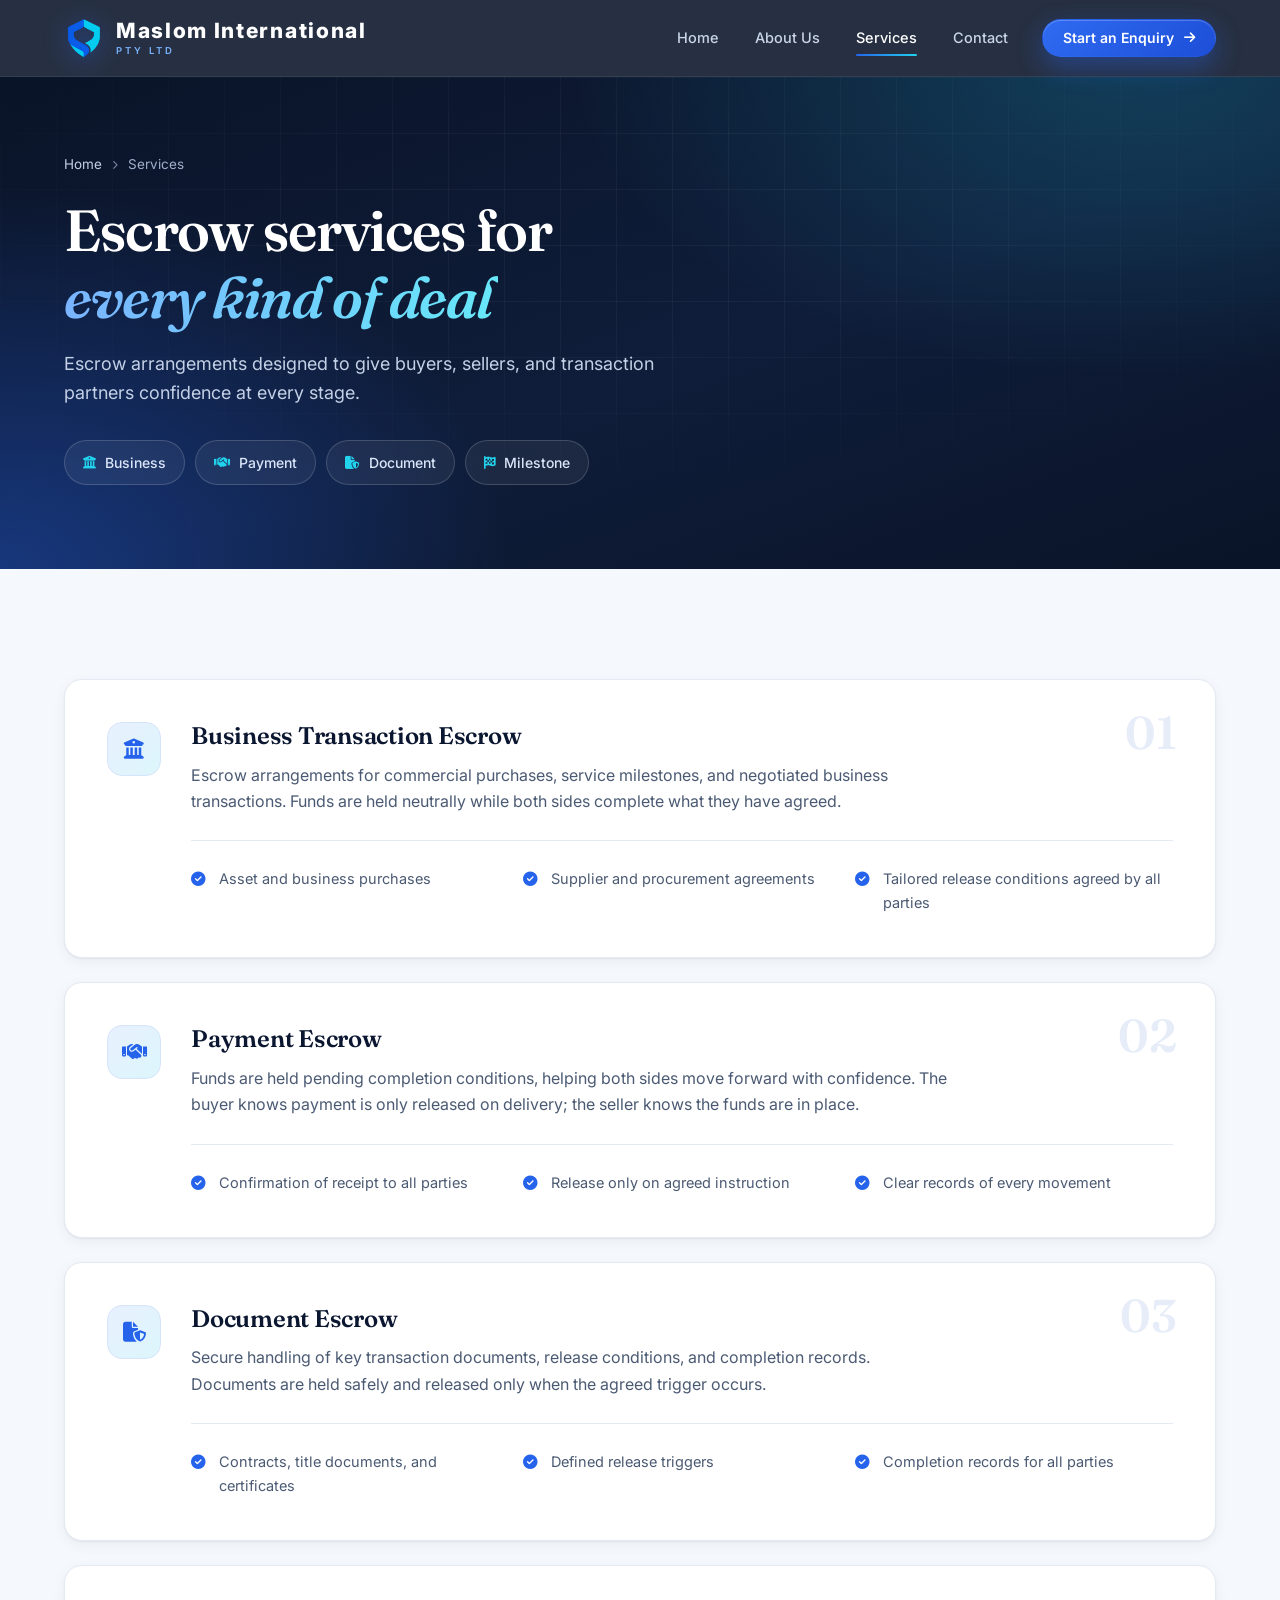
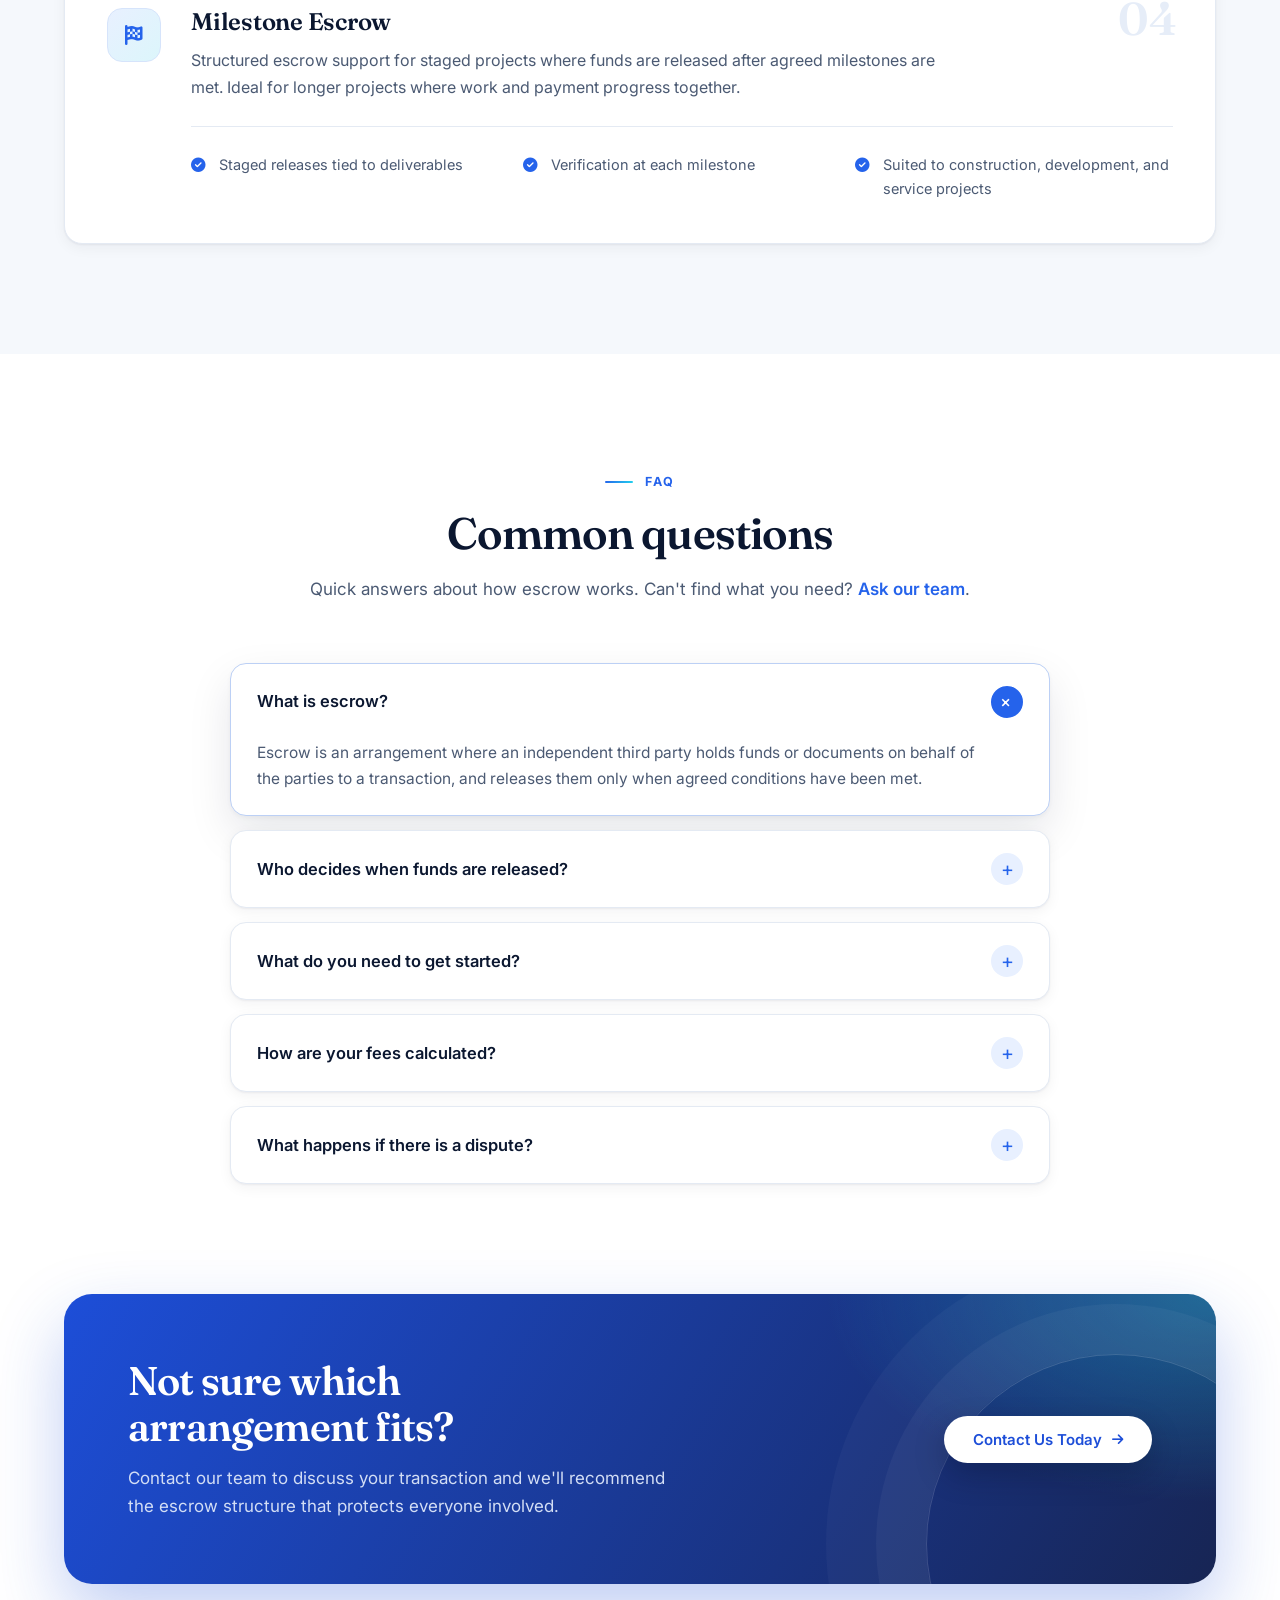
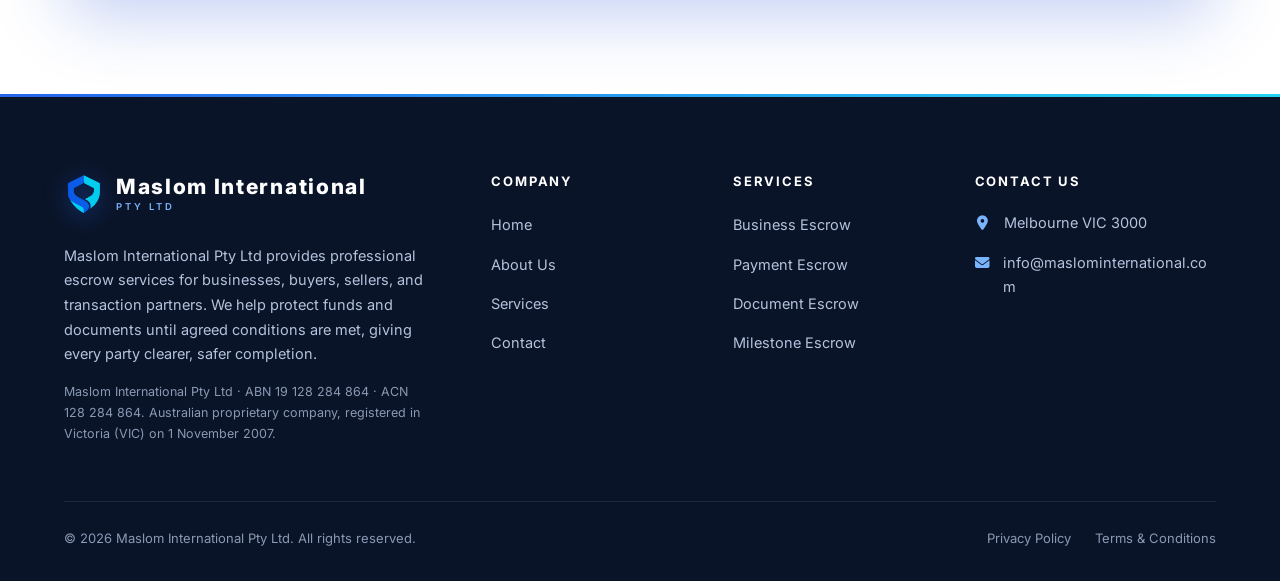
<file: services.html>
<!DOCTYPE html>
<html lang="en">
<head>
  <meta charset="UTF-8">
  <meta name="viewport" content="width=device-width, initial-scale=1.0">
  <title>Services | Maslom International Pty Ltd</title>
  <meta name="description" content="Business transaction, payment, document, and milestone escrow services from Maslom International Pty Ltd.">
  <link rel="preconnect" href="https://fonts.googleapis.com">
  <link rel="preconnect" href="https://fonts.gstatic.com" crossorigin>
  <link href="https://fonts.googleapis.com/css2?family=Fraunces:ital,opsz,wght@0,9..144,500;0,9..144,600;1,9..144,500;1,9..144,600&family=Inter:wght@400;500;600;700;800&display=swap" rel="stylesheet">
  <link rel="stylesheet" href="https://cdnjs.cloudflare.com/ajax/libs/font-awesome/6.5.2/css/all.min.css">
  <link rel="icon" type="image/png" href="images/logo-mark.png">
  <link rel="stylesheet" href="css/style.css">
</head>
<body>
  <header id="site-header"></header>

  <main>
    <section class="page-hero">
      <div class="container">
        <nav class="crumbs" aria-label="Breadcrumb"><a href="index.html">Home</a><i class="fa-solid fa-chevron-right"></i><span>Services</span></nav>
        <h1>Escrow services for <span class="gradient-text">every kind of deal</span></h1>
        <p>Escrow arrangements designed to give buyers, sellers, and transaction partners confidence at every stage.</p>
        <div class="hero-chips">
          <a href="#business"><i class="fa-solid fa-building-columns"></i>Business</a>
          <a href="#payment"><i class="fa-solid fa-handshake"></i>Payment</a>
          <a href="#document"><i class="fa-solid fa-file-shield"></i>Document</a>
          <a href="#milestone"><i class="fa-solid fa-flag-checkered"></i>Milestone</a>
        </div>
      </div>
    </section>

    <section class="section section-soft">
      <div class="container services-list">
        <article class="service-detail reveal" id="business">
          <div class="icon-box"><i class="fa-solid fa-building-columns"></i></div>
          <div>
            <h3>Business Transaction Escrow</h3>
            <p>Escrow arrangements for commercial purchases, service milestones, and negotiated business transactions. Funds are held neutrally while both sides complete what they have agreed.</p>
            <ul class="check-list">
              <li><i class="fa-solid fa-circle-check"></i><span>Asset and business purchases</span></li>
              <li><i class="fa-solid fa-circle-check"></i><span>Supplier and procurement agreements</span></li>
              <li><i class="fa-solid fa-circle-check"></i><span>Tailored release conditions agreed by all parties</span></li>
            </ul>
          </div>
        </article>

        <article class="service-detail reveal" id="payment">
          <div class="icon-box"><i class="fa-solid fa-handshake"></i></div>
          <div>
            <h3>Payment Escrow</h3>
            <p>Funds are held pending completion conditions, helping both sides move forward with confidence. The buyer knows payment is only released on delivery; the seller knows the funds are in place.</p>
            <ul class="check-list">
              <li><i class="fa-solid fa-circle-check"></i><span>Confirmation of receipt to all parties</span></li>
              <li><i class="fa-solid fa-circle-check"></i><span>Release only on agreed instruction</span></li>
              <li><i class="fa-solid fa-circle-check"></i><span>Clear records of every movement</span></li>
            </ul>
          </div>
        </article>

        <article class="service-detail reveal" id="document">
          <div class="icon-box"><i class="fa-solid fa-file-shield"></i></div>
          <div>
            <h3>Document Escrow</h3>
            <p>Secure handling of key transaction documents, release conditions, and completion records. Documents are held safely and released only when the agreed trigger occurs.</p>
            <ul class="check-list">
              <li><i class="fa-solid fa-circle-check"></i><span>Contracts, title documents, and certificates</span></li>
              <li><i class="fa-solid fa-circle-check"></i><span>Defined release triggers</span></li>
              <li><i class="fa-solid fa-circle-check"></i><span>Completion records for all parties</span></li>
            </ul>
          </div>
        </article>

        <article class="service-detail reveal" id="milestone">
          <div class="icon-box"><i class="fa-solid fa-flag-checkered"></i></div>
          <div>
            <h3>Milestone Escrow</h3>
            <p>Structured escrow support for staged projects where funds are released after agreed milestones are met. Ideal for longer projects where work and payment progress together.</p>
            <ul class="check-list">
              <li><i class="fa-solid fa-circle-check"></i><span>Staged releases tied to deliverables</span></li>
              <li><i class="fa-solid fa-circle-check"></i><span>Verification at each milestone</span></li>
              <li><i class="fa-solid fa-circle-check"></i><span>Suited to construction, development, and service projects</span></li>
            </ul>
          </div>
        </article>
      </div>
    </section>

    <section class="section">
      <div class="container">
        <div class="section-head reveal">
          <span class="eyebrow">FAQ</span>
          <h2>Common questions</h2>
          <p>Quick answers about how escrow works. Can't find what you need? <a href="contact.html" style="color:var(--blue);font-weight:600;">Ask our team</a>.</p>
        </div>
        <div class="faq reveal">
          <details open>
            <summary>What is escrow?</summary>
            <p>Escrow is an arrangement where an independent third party holds funds or documents on behalf of the parties to a transaction, and releases them only when agreed conditions have been met.</p>
          </details>
          <details>
            <summary>Who decides when funds are released?</summary>
            <p>Release conditions are set out in the escrow agreement signed by all parties before any deposit is made. We release strictly in line with that agreement.</p>
          </details>
          <details>
            <summary>What do you need to get started?</summary>
            <p>We need details of the transaction and the parties involved. As part of onboarding we carry out identity and source-of-funds checks on every engagement.</p>
          </details>
          <details>
            <summary>How are your fees calculated?</summary>
            <p>Fees depend on the size and complexity of the transaction. We provide a clear quote before you commit to anything.</p>
          </details>
          <details>
            <summary>What happens if there is a dispute?</summary>
            <p>The escrow agreement sets out how disputes are handled. Funds or documents remain held until the matter is resolved in the way the agreement provides.</p>
          </details>
        </div>
      </div>
    </section>

    <section class="cta">
      <div class="container">
        <div class="cta-panel reveal">
          <div>
            <h2>Not sure which arrangement fits?</h2>
            <p>Contact our team to discuss your transaction and we'll recommend the escrow structure that protects everyone involved.</p>
          </div>
          <div class="cta-actions">
            <a class="btn btn-white" href="contact.html">Contact Us Today <i class="fa-solid fa-arrow-right"></i></a>
          </div>
        </div>
      </div>
    </section>
  </main>

  <footer id="site-footer"></footer>
  <script src="js/main.js"></script>
</body>
</html>
</file>
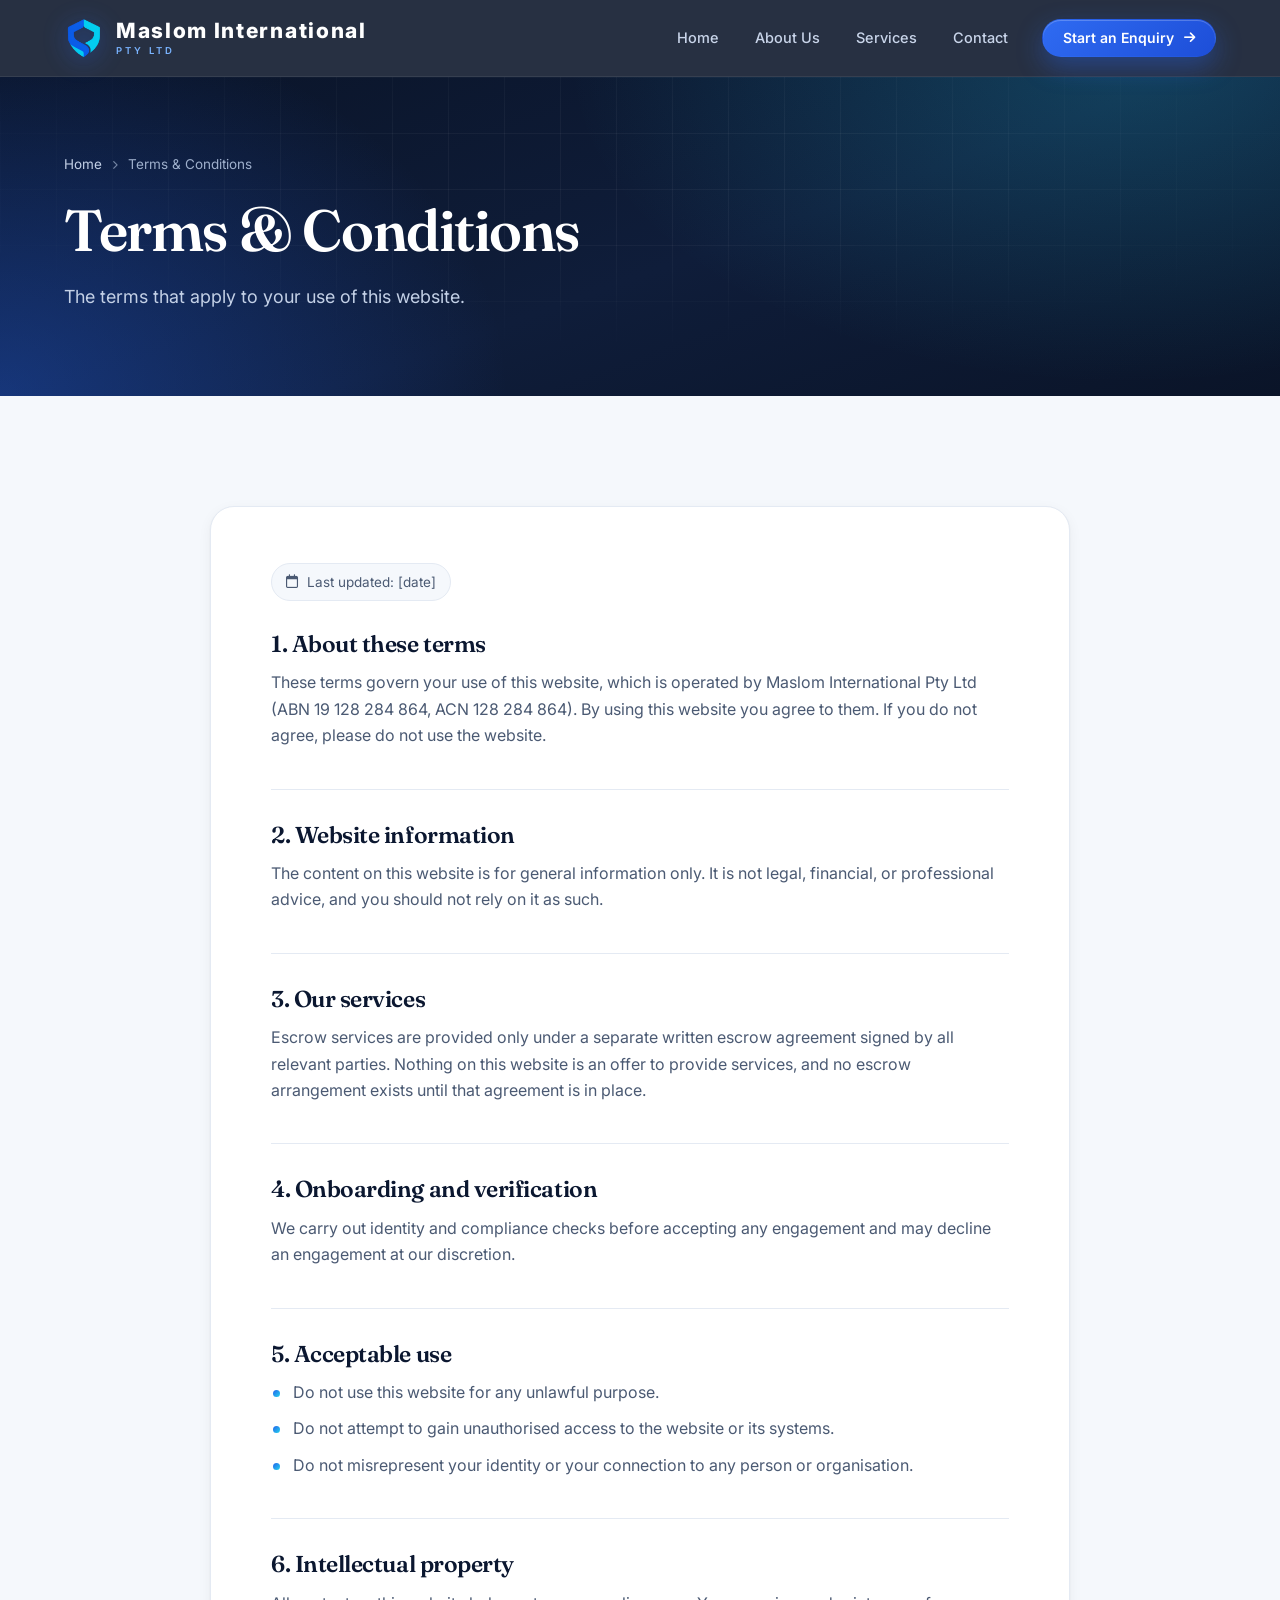
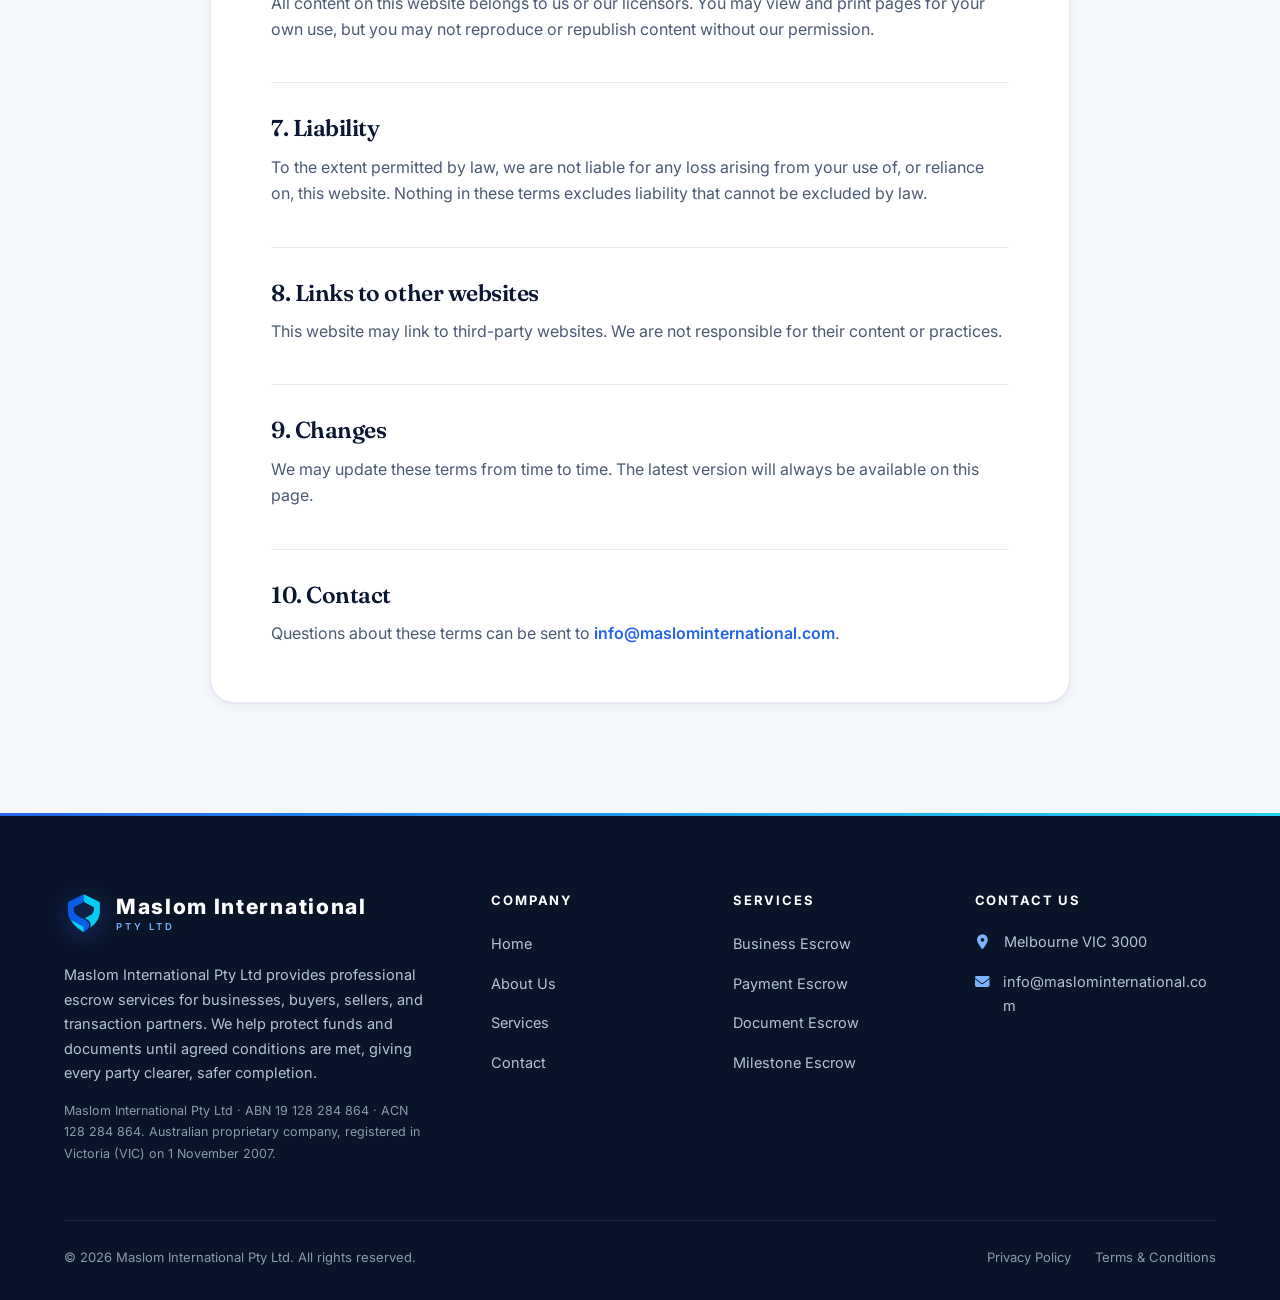
<file: terms.html>
<!DOCTYPE html>
<html lang="en">
<head>
  <meta charset="UTF-8">
  <meta name="viewport" content="width=device-width, initial-scale=1.0">
  <title>Terms &amp; Conditions | Maslom International Pty Ltd</title>
  <link rel="preconnect" href="https://fonts.googleapis.com">
  <link rel="preconnect" href="https://fonts.gstatic.com" crossorigin>
  <link href="https://fonts.googleapis.com/css2?family=Fraunces:ital,opsz,wght@0,9..144,500;0,9..144,600;1,9..144,500;1,9..144,600&family=Inter:wght@400;500;600;700;800&display=swap" rel="stylesheet">
  <link rel="stylesheet" href="https://cdnjs.cloudflare.com/ajax/libs/font-awesome/6.5.2/css/all.min.css">
  <link rel="icon" type="image/png" href="images/logo-mark.png">
  <link rel="stylesheet" href="css/style.css">
</head>
<body>
  <header id="site-header"></header>

  <main>
    <section class="page-hero">
      <div class="container">
        <nav class="crumbs" aria-label="Breadcrumb"><a href="index.html">Home</a><i class="fa-solid fa-chevron-right"></i><span>Terms &amp; Conditions</span></nav>
        <h1>Terms &amp; Conditions</h1>
        <p>The terms that apply to your use of this website.</p>
      </div>
    </section>

    <section class="section section-soft">
      <div class="container legal">
        <!-- TEMPLATE: have this reviewed by a legal adviser and update the date before going live -->
        <p class="updated"><i class="fa-regular fa-calendar"></i>Last updated: [date]</p>

        <h2>1. About these terms</h2>
        <p>These terms govern your use of this website, which is operated by <span data-company="fullName"></span> (ABN <span data-company="abn"></span>, ACN <span data-company="acn"></span>). By using this website you agree to them. If you do not agree, please do not use the website.</p>

        <h2>2. Website information</h2>
        <p>The content on this website is for general information only. It is not legal, financial, or professional advice, and you should not rely on it as such.</p>

        <h2>3. Our services</h2>
        <p>Escrow services are provided only under a separate written escrow agreement signed by all relevant parties. Nothing on this website is an offer to provide services, and no escrow arrangement exists until that agreement is in place.</p>

        <h2>4. Onboarding and verification</h2>
        <p>We carry out identity and compliance checks before accepting any engagement and may decline an engagement at our discretion.</p>

        <h2>5. Acceptable use</h2>
        <ul>
          <li>Do not use this website for any unlawful purpose.</li>
          <li>Do not attempt to gain unauthorised access to the website or its systems.</li>
          <li>Do not misrepresent your identity or your connection to any person or organisation.</li>
        </ul>

        <h2>6. Intellectual property</h2>
        <p>All content on this website belongs to us or our licensors. You may view and print pages for your own use, but you may not reproduce or republish content without our permission.</p>

        <h2>7. Liability</h2>
        <p>To the extent permitted by law, we are not liable for any loss arising from your use of, or reliance on, this website. Nothing in these terms excludes liability that cannot be excluded by law.</p>

        <h2>8. Links to other websites</h2>
        <p>This website may link to third-party websites. We are not responsible for their content or practices.</p>

        <h2>9. Changes</h2>
        <p>We may update these terms from time to time. The latest version will always be available on this page.</p>

        <h2>10. Contact</h2>
        <p>Questions about these terms can be sent to <a data-company="email" href="#"></a>.</p>
      </div>
    </section>
  </main>

  <footer id="site-footer"></footer>
  <script src="js/main.js"></script>
</body>
</html>
</file>
<file: css/style.css>
/* ===== Maslom International — shared styles ===== */
:root {
  --navy: #0a1428;
  --navy-2: #0f1d3a;
  --navy-3: #16284d;
  --blue: #2563eb;
  --blue-dark: #1d4ed8;
  --blue-light: #7ab4ff;
  --blue-soft: #e8f0ff;
  --cyan: #22d3ee;
  --text: #0b1730;
  --muted: #4b5a73;
  --muted-2: #8a99b3;
  --border: #e4eaf3;
  --bg-soft: #f5f8fc;
  --white: #ffffff;
  --radius: 18px;
  --radius-sm: 12px;
  --shadow-sm: 0 1px 2px rgba(11, 23, 48, 0.05), 0 4px 14px rgba(11, 23, 48, 0.05);
  --shadow: 0 2px 4px rgba(11, 23, 48, 0.04), 0 18px 44px rgba(11, 23, 48, 0.10);
  --shadow-lg: 0 30px 80px rgba(4, 12, 30, 0.35);
  --gradient: linear-gradient(135deg, #2563eb 0%, #22d3ee 100%);
  --font-display: "Fraunces", Georgia, "Times New Roman", serif;
  --font-body: "Inter", system-ui, -apple-system, "Segoe UI", Roboto, sans-serif;
  --header-h: 76px;
  --container: 1200px;
}

*, *::before, *::after { box-sizing: border-box; }

html { scroll-behavior: smooth; }

body {
  margin: 0;
  font-family: var(--font-body);
  color: var(--text);
  background: var(--white);
  line-height: 1.65;
  -webkit-font-smoothing: antialiased;
  text-rendering: optimizeLegibility;
}

img { max-width: 100%; display: block; }
a { color: inherit; text-decoration: none; }
p { margin: 0; }
ul { margin: 0; padding: 0; list-style: none; }

h1, h2, h3, h4 { margin: 0; line-height: 1.15; text-wrap: balance; }

h1, h2 {
  font-family: var(--font-display);
  font-weight: 600;
  letter-spacing: -0.02em;
}

h3, h4 { font-weight: 700; letter-spacing: -0.01em; }

::selection { background: rgba(37, 99, 235, 0.22); }

:focus-visible { outline: 2px solid var(--blue); outline-offset: 3px; border-radius: 6px; }

.container {
  width: 100%;
  max-width: var(--container);
  margin: 0 auto;
  padding: 0 24px;
}

/* ===== Header ===== */
.site-header {
  position: sticky;
  top: 0;
  z-index: 100;
  background: rgba(10, 20, 40, 0.88);
  backdrop-filter: saturate(160%) blur(14px);
  -webkit-backdrop-filter: saturate(160%) blur(14px);
  border-bottom: 1px solid rgba(255, 255, 255, 0.07);
  transition: background 0.3s, box-shadow 0.3s;
}

.site-header.scrolled {
  background: rgba(10, 20, 40, 0.97);
  box-shadow: 0 10px 30px rgba(4, 12, 30, 0.35);
}

.nav {
  display: flex;
  align-items: center;
  justify-content: space-between;
  height: var(--header-h);
}

.brand {
  display: inline-flex;
  align-items: center;
  gap: 12px;
  color: var(--white);
}

.brand-mark {
  width: 40px;
  height: 40px;
  flex-shrink: 0;
  object-fit: contain;
  filter: drop-shadow(0 4px 12px rgba(37, 99, 235, 0.45));
  transition: transform 0.25s;
}

.brand:hover .brand-mark { transform: scale(1.06); }

.brand-text { display: flex; flex-direction: column; line-height: 1; }

.brand-name {
  font-weight: 800;
  font-size: 21px;
  letter-spacing: 0.08em;
}

.brand-sub {
  margin-top: 5px;
  font-size: 9.5px;
  font-weight: 600;
  letter-spacing: 0.32em;
  text-transform: uppercase;
  color: var(--blue-light);
}

.nav-links { display: flex; align-items: center; gap: 4px; }

.nav-links a:not(.btn) {
  position: relative;
  color: #c9d5ea;
  font-size: 14.5px;
  font-weight: 500;
  padding: 10px 16px;
  border-radius: 8px;
  transition: color 0.2s;
}

.nav-links a:not(.btn)::after {
  content: "";
  position: absolute;
  left: 16px;
  right: 16px;
  bottom: 4px;
  height: 2px;
  border-radius: 2px;
  background: var(--gradient);
  transform: scaleX(0);
  transform-origin: left;
  transition: transform 0.25s ease;
}

.nav-links a:not(.btn):hover,
.nav-links a.active { color: var(--white); }

.nav-links a:not(.btn):hover::after,
.nav-links a.active::after { transform: scaleX(1); }

.nav-links .btn { margin-left: 14px; }

.nav-toggle {
  display: none;
  background: rgba(255, 255, 255, 0.06);
  border: 1px solid rgba(255, 255, 255, 0.12);
  border-radius: 10px;
  color: var(--white);
  font-size: 17px;
  width: 42px;
  height: 42px;
  cursor: pointer;
}

/* ===== Buttons ===== */
.btn {
  display: inline-flex;
  align-items: center;
  justify-content: center;
  gap: 10px;
  padding: 15px 28px;
  border-radius: 999px;
  font-weight: 600;
  font-size: 15px;
  line-height: 1;
  border: 1px solid transparent;
  cursor: pointer;
  font-family: inherit;
  white-space: nowrap;
  transition: transform 0.2s, box-shadow 0.2s, background 0.2s, border-color 0.2s;
}

.btn i { font-size: 13px; transition: transform 0.2s; }
.btn:hover { transform: translateY(-2px); }
.btn:hover i.fa-arrow-right { transform: translateX(4px); }

.btn-sm { padding: 11px 20px; font-size: 14px; }

.btn-primary {
  background: linear-gradient(135deg, #2f6bf2 0%, #1d4ed8 100%);
  color: var(--white);
  box-shadow: 0 10px 26px rgba(37, 99, 235, 0.4), inset 0 1px 0 rgba(255, 255, 255, 0.22);
}
.btn-primary:hover { box-shadow: 0 14px 32px rgba(37, 99, 235, 0.52), inset 0 1px 0 rgba(255, 255, 255, 0.22); }

.btn-ghost {
  background: rgba(255, 255, 255, 0.07);
  border-color: rgba(255, 255, 255, 0.24);
  color: var(--white);
}
.btn-ghost:hover { background: rgba(255, 255, 255, 0.14); border-color: rgba(255, 255, 255, 0.4); }

.btn-white { background: var(--white); color: var(--blue-dark); box-shadow: 0 12px 30px rgba(4, 12, 30, 0.25); }

/* ===== Shared dark backdrop (hero, page hero, process) ===== */
.hero, .page-hero, .section-dark {
  position: relative;
  color: var(--white);
  background:
    radial-gradient(900px 520px at 88% -5%, rgba(34, 211, 238, 0.20), transparent 62%),
    radial-gradient(820px 620px at 0% 100%, rgba(37, 99, 235, 0.38), transparent 62%),
    linear-gradient(160deg, #0a1428 0%, #0f1d3a 55%, #0a1428 100%);
  overflow: hidden;
  isolation: isolate;
}

.hero::before, .page-hero::before, .section-dark::before {
  content: "";
  position: absolute;
  inset: 0;
  z-index: -1;
  background-image:
    linear-gradient(rgba(255, 255, 255, 0.045) 1px, transparent 1px),
    linear-gradient(90deg, rgba(255, 255, 255, 0.045) 1px, transparent 1px);
  background-size: 56px 56px;
  -webkit-mask-image: radial-gradient(ellipse 80% 75% at 50% 30%, #000 25%, transparent 78%);
  mask-image: radial-gradient(ellipse 80% 75% at 50% 30%, #000 25%, transparent 78%);
}

/* ===== Hero ===== */
.hero { padding: 96px 0 150px; }

.hero-grid {
  display: grid;
  grid-template-columns: 1.1fr 0.9fr;
  gap: 64px;
  align-items: center;
}

.badge {
  display: inline-flex;
  align-items: center;
  gap: 10px;
  padding: 8px 16px 8px 12px;
  border-radius: 999px;
  background: rgba(255, 255, 255, 0.06);
  border: 1px solid rgba(122, 180, 255, 0.32);
  color: #cfe0ff;
  font-size: 13px;
  font-weight: 500;
  letter-spacing: 0.01em;
  margin-bottom: 26px;
}

.badge::before {
  content: "";
  width: 8px;
  height: 8px;
  border-radius: 50%;
  background: var(--cyan);
  box-shadow: 0 0 0 4px rgba(34, 211, 238, 0.2);
}

.hero h1 {
  font-size: clamp(42px, 5.6vw, 72px);
  line-height: 1.04;
  letter-spacing: -0.03em;
}

.gradient-text {
  font-style: italic;
  background: linear-gradient(90deg, #7ab4ff 0%, #67e8f9 100%);
  -webkit-background-clip: text;
  background-clip: text;
  color: transparent;
  padding-right: 0.08em;
}

.hero-lead {
  max-width: 560px;
  margin-top: 24px;
  font-size: 18.5px;
  line-height: 1.7;
  color: #c3d0e6;
}

.hero-actions {
  display: flex;
  gap: 14px;
  flex-wrap: wrap;
  margin-top: 38px;
}

.hero-points {
  display: flex;
  flex-wrap: wrap;
  gap: 12px 26px;
  margin-top: 40px;
  font-size: 14px;
  color: #aebdd8;
}

.hero-points li { display: inline-flex; align-items: center; gap: 9px; }
.hero-points i { color: var(--cyan); font-size: 13px; }

/* Hero illustration card */
.hero-visual { position: relative; padding: 18px 0 18px 18px; }

.hero-visual::before {
  content: "";
  position: absolute;
  inset: 10% 6% 6% 14%;
  background: var(--gradient);
  filter: blur(70px);
  opacity: 0.35;
  z-index: -1;
}

.escrow-card {
  background: linear-gradient(180deg, rgba(255, 255, 255, 0.11), rgba(255, 255, 255, 0.04));
  border: 1px solid rgba(255, 255, 255, 0.16);
  border-radius: 24px;
  padding: 28px;
  box-shadow: var(--shadow-lg);
  backdrop-filter: blur(16px);
  -webkit-backdrop-filter: blur(16px);
}

.escrow-card-head {
  display: flex;
  align-items: center;
  justify-content: space-between;
  gap: 12px;
  padding-bottom: 20px;
  margin-bottom: 22px;
  border-bottom: 1px solid rgba(255, 255, 255, 0.12);
  font-weight: 600;
  font-size: 15px;
}

.escrow-card-head span:first-child { display: inline-flex; align-items: center; gap: 10px; }
.escrow-card-head i { color: var(--cyan); }

.pill {
  font-size: 11px;
  font-weight: 600;
  letter-spacing: 0.08em;
  text-transform: uppercase;
  padding: 5px 10px;
  border-radius: 999px;
  background: rgba(255, 255, 255, 0.08);
  color: #aebdd8;
}

.escrow-steps { display: grid; gap: 0; }

.escrow-steps li {
  position: relative;
  display: flex;
  gap: 16px;
  padding-bottom: 22px;
}

.escrow-steps li:last-child { padding-bottom: 0; }

.escrow-steps li:not(:last-child)::before {
  content: "";
  position: absolute;
  left: 15px;
  top: 34px;
  bottom: 2px;
  width: 2px;
  background: rgba(255, 255, 255, 0.14);
}

.escrow-steps li.done:not(:last-child)::before { background: linear-gradient(180deg, #22d3ee, #2563eb); }

.escrow-dot {
  width: 32px;
  height: 32px;
  border-radius: 50%;
  display: grid;
  place-items: center;
  flex-shrink: 0;
  font-size: 12px;
  border: 2px solid rgba(255, 255, 255, 0.2);
  color: #8a99b3;
}

.done .escrow-dot { background: var(--gradient); border-color: transparent; color: var(--white); }

.active .escrow-dot {
  border-color: var(--cyan);
  color: var(--cyan);
  animation: pulse 2.2s ease-out infinite;
}

@keyframes pulse {
  0% { box-shadow: 0 0 0 0 rgba(34, 211, 238, 0.45); }
  100% { box-shadow: 0 0 0 12px rgba(34, 211, 238, 0); }
}

.escrow-steps strong { display: block; font-size: 15px; font-weight: 600; line-height: 1.3; }
.escrow-steps span { display: block; font-size: 13px; color: #9fb0cc; margin-top: 3px; }
.escrow-steps li:not(.done):not(.active) strong { color: #9fb0cc; }

.escrow-card-foot {
  display: flex;
  align-items: center;
  gap: 12px;
  margin-top: 24px;
  padding: 14px 16px;
  border-radius: 14px;
  background: rgba(10, 20, 40, 0.5);
  border: 1px solid rgba(255, 255, 255, 0.08);
  font-size: 13.5px;
  color: #c3d0e6;
}

.escrow-card-foot i { color: var(--cyan); }

.float-chip {
  position: absolute;
  left: -14px;
  bottom: -8px;
  display: inline-flex;
  align-items: center;
  gap: 10px;
  padding: 12px 18px;
  border-radius: 14px;
  background: var(--white);
  color: var(--text);
  font-size: 13.5px;
  font-weight: 600;
  box-shadow: var(--shadow-lg);
  animation: float 5s ease-in-out infinite;
}

.float-chip i { color: var(--blue); }

@keyframes float {
  0%, 100% { transform: translateY(0); }
  50% { transform: translateY(-8px); }
}

/* ===== Trust strip ===== */
.trust { position: relative; z-index: 2; margin-top: -72px; }

.trust-grid {
  display: grid;
  grid-template-columns: repeat(4, 1fr);
  background: var(--white);
  border: 1px solid var(--border);
  border-radius: var(--radius);
  box-shadow: var(--shadow);
}

.trust-item {
  display: flex;
  gap: 14px;
  align-items: flex-start;
  padding: 28px 26px;
}

.trust-item + .trust-item { border-left: 1px solid var(--border); }

.trust-item i {
  color: var(--blue);
  font-size: 19px;
  margin-top: 3px;
  width: 22px;
  text-align: center;
  flex-shrink: 0;
}

.trust-item strong { display: block; font-size: 15px; line-height: 1.3; }
.trust-item span { display: block; margin-top: 4px; font-size: 13.5px; color: var(--muted); line-height: 1.5; }

/* ===== Page hero (inner pages) ===== */
.page-hero { padding: 76px 0 84px; }

.crumbs {
  display: flex;
  align-items: center;
  gap: 10px;
  font-size: 13.5px;
  color: #9fb0cc;
  margin-bottom: 22px;
}

.crumbs a { color: #c3d0e6; transition: color 0.2s; }
.crumbs a:hover { color: var(--white); }
.crumbs i { font-size: 9px; opacity: 0.7; }

.page-hero h1 { font-size: clamp(36px, 5vw, 58px); max-width: 820px; letter-spacing: -0.025em; }
.page-hero p { max-width: 620px; margin-top: 18px; color: #c3d0e6; font-size: 18px; }

.hero-chips { display: flex; flex-wrap: wrap; gap: 10px; margin-top: 32px; }

.hero-chips a {
  display: inline-flex;
  align-items: center;
  gap: 9px;
  padding: 10px 18px;
  border-radius: 999px;
  font-size: 14px;
  font-weight: 500;
  color: #dbe6fa;
  background: rgba(255, 255, 255, 0.06);
  border: 1px solid rgba(255, 255, 255, 0.16);
  transition: background 0.2s, border-color 0.2s, transform 0.2s;
}

.hero-chips a:hover { background: rgba(255, 255, 255, 0.13); border-color: rgba(255, 255, 255, 0.34); transform: translateY(-2px); }
.hero-chips i { color: var(--cyan); font-size: 13px; }

/* ===== Sections ===== */
.section { padding: 110px 0; }
.section-soft { background: var(--bg-soft); }

.section-head { text-align: center; max-width: 660px; margin: 0 auto 60px; }

.eyebrow {
  display: inline-flex;
  align-items: center;
  gap: 12px;
  color: var(--blue);
  font-size: 12.5px;
  font-weight: 700;
  letter-spacing: 0.16em;
  text-transform: uppercase;
  margin-bottom: 16px;
}

.eyebrow::before {
  content: "";
  width: 28px;
  height: 2px;
  border-radius: 2px;
  background: var(--gradient);
}

.section-head h2, .split h2 { font-size: clamp(30px, 4vw, 44px); }
.section-head p { margin-top: 16px; color: var(--muted); font-size: 17px; }

.section-dark .eyebrow { color: var(--blue-light); }
.section-dark .section-head p { color: #b4c2dc; }

/* ===== Cards ===== */
.grid { display: grid; gap: 24px; }
.grid-2 { grid-template-columns: repeat(2, 1fr); }
.grid-3 { grid-template-columns: repeat(3, 1fr); }
.grid-4 { grid-template-columns: repeat(4, 1fr); }

.card {
  position: relative;
  background: var(--white);
  border: 1px solid var(--border);
  border-radius: var(--radius);
  padding: 34px 32px;
  box-shadow: var(--shadow-sm);
  overflow: hidden;
  transition: transform 0.25s, box-shadow 0.25s, border-color 0.25s;
}

.card::before {
  content: "";
  position: absolute;
  top: 0;
  left: 0;
  right: 0;
  height: 3px;
  background: var(--gradient);
  transform: scaleX(0);
  transform-origin: left;
  transition: transform 0.35s ease;
}

.card:hover {
  transform: translateY(-6px);
  border-color: #cfdcf2;
  box-shadow: var(--shadow);
}

.card:hover::before { transform: scaleX(1); }

.icon-box {
  width: 54px;
  height: 54px;
  border-radius: 15px;
  background: linear-gradient(135deg, #e8f0ff 0%, #dcf6fb 100%);
  border: 1px solid #d6e4fb;
  color: var(--blue);
  display: grid;
  place-items: center;
  font-size: 20px;
  margin-bottom: 24px;
  flex-shrink: 0;
  transition: background 0.3s, color 0.3s, border-color 0.3s;
}

.card:hover .icon-box,
.service-detail:hover .icon-box {
  background: var(--gradient);
  border-color: transparent;
  color: var(--white);
}

.card h3 { font-size: 19px; margin-bottom: 10px; }
.card p { color: var(--muted); font-size: 15px; }

.card-row { display: flex; gap: 22px; align-items: flex-start; }
.card-row .icon-box { margin-bottom: 0; }

.link-more {
  display: inline-flex;
  align-items: center;
  gap: 8px;
  margin-top: 18px;
  color: var(--blue);
  font-weight: 600;
  font-size: 14.5px;
}
.link-more i { transition: transform 0.2s; font-size: 12px; }
.link-more:hover i { transform: translateX(5px); }

/* Whole-card link target for service cards */
.card-row .link-more::after { content: ""; position: absolute; inset: 0; }

/* ===== Process (dark) ===== */
.process { display: grid; grid-template-columns: repeat(4, 1fr); gap: 28px; }

.step { position: relative; }

.step:not(:last-child)::after {
  content: "";
  position: absolute;
  top: 29px;
  left: 76px;
  right: -12px;
  height: 1px;
  background: linear-gradient(90deg, rgba(122, 180, 255, 0.6), rgba(122, 180, 255, 0.08));
}

.step-num {
  width: 60px;
  height: 60px;
  border-radius: 18px;
  background: rgba(255, 255, 255, 0.06);
  border: 1px solid rgba(122, 180, 255, 0.35);
  color: var(--white);
  font-family: var(--font-display);
  font-size: 22px;
  font-weight: 600;
  display: grid;
  place-items: center;
  margin-bottom: 26px;
  transition: background 0.3s, border-color 0.3s, transform 0.3s;
}

.step:hover .step-num { background: var(--gradient); border-color: transparent; transform: translateY(-4px); }

.step h3 { font-size: 19px; margin-bottom: 10px; }
.step p { color: #b4c2dc; font-size: 15px; }

/* ===== Split layout ===== */
.split {
  display: grid;
  grid-template-columns: 1fr 1fr;
  gap: 72px;
  align-items: center;
}

.split p { color: var(--muted); margin-top: 18px; font-size: 16.5px; }
.split .btn { margin-top: 32px; }

.split-media {
  position: relative;
  border-radius: 24px;
  min-height: 480px;
  background:
    linear-gradient(180deg, rgba(37, 99, 235, 0.12), rgba(10, 20, 40, 0.55)),
    url("https://images.unsplash.com/photo-1497366216548-37526070297c?auto=format&fit=crop&w=1200&q=70") center / cover no-repeat,
    linear-gradient(135deg, #1e3a8a, #0a1428);
  box-shadow: var(--shadow);
}

.split-media::before {
  content: "";
  position: absolute;
  inset: 22px -22px -22px 22px;
  border: 2px solid #d6e4fb;
  border-radius: 24px;
  z-index: -1;
}

.media-wrap { position: relative; isolation: isolate; }

.media-note {
  position: absolute;
  left: -24px;
  bottom: 36px;
  max-width: 270px;
  display: flex;
  gap: 14px;
  align-items: flex-start;
  padding: 18px 20px;
  border-radius: 16px;
  background: var(--white);
  box-shadow: var(--shadow);
  font-size: 14px;
  line-height: 1.5;
  color: var(--muted);
}

.media-note i { color: var(--blue); font-size: 20px; margin-top: 2px; }
.media-note strong { display: block; color: var(--text); font-size: 15px; }

.check-list { margin-top: 28px; display: grid; gap: 14px; }

.check-list li {
  display: flex;
  gap: 13px;
  align-items: flex-start;
  color: var(--text);
  font-size: 15.5px;
}

.check-list i { color: var(--blue); margin-top: 5px; }

/* Audience tiles */
.audience { display: grid; grid-template-columns: 1fr 1fr; gap: 20px; }

.audience-tile {
  padding: 28px 26px;
  border-radius: var(--radius);
  background: var(--bg-soft);
  border: 1px solid var(--border);
  transition: transform 0.25s, box-shadow 0.25s, background 0.25s, border-color 0.25s;
}

.audience-tile:nth-child(even) { transform: translateY(24px); }

.audience-tile:hover {
  background: var(--white);
  border-color: #cfdcf2;
  box-shadow: var(--shadow);
}

.audience-tile i { color: var(--blue); font-size: 20px; margin-bottom: 16px; }
.audience-tile h3 { font-size: 17px; margin-bottom: 8px; }
.audience-tile p { margin-top: 0; font-size: 14.5px; color: var(--muted); }

/* ===== Service detail ===== */
.service-detail {
  position: relative;
  display: grid;
  grid-template-columns: auto 1fr;
  gap: 30px;
  padding: 42px;
  background: var(--white);
  border: 1px solid var(--border);
  border-radius: var(--radius);
  box-shadow: var(--shadow-sm);
  scroll-margin-top: calc(var(--header-h) + 24px);
  counter-increment: service;
  transition: box-shadow 0.25s, border-color 0.25s;
}

.services-list { counter-reset: service; }

.service-detail::after {
  content: "0" counter(service);
  position: absolute;
  top: 30px;
  right: 38px;
  font-family: var(--font-display);
  font-size: 46px;
  font-weight: 600;
  line-height: 1;
  color: #e6edf8;
}

.service-detail:hover { border-color: #cfdcf2; box-shadow: var(--shadow); }
.service-detail:target { border-color: var(--blue); box-shadow: 0 0 0 4px rgba(37, 99, 235, 0.12), var(--shadow); }

.service-detail + .service-detail { margin-top: 24px; }
.service-detail .icon-box { margin-bottom: 0; }
.service-detail h3 { font-size: 24px; font-family: var(--font-display); font-weight: 600; padding-right: 80px; }
.service-detail p { color: var(--muted); margin-top: 12px; max-width: 760px; font-size: 16px; }

.service-detail .check-list {
  grid-template-columns: repeat(3, 1fr);
  gap: 14px;
  margin-top: 26px;
  padding-top: 26px;
  border-top: 1px solid var(--border);
}

.service-detail .check-list li { font-size: 14.5px; color: var(--muted); }

/* ===== FAQ ===== */
.faq { max-width: 820px; margin: 0 auto; display: grid; gap: 14px; }

.faq details {
  background: var(--white);
  border: 1px solid var(--border);
  border-radius: 16px;
  padding: 0 26px;
  box-shadow: var(--shadow-sm);
  transition: border-color 0.2s, box-shadow 0.2s;
}

.faq details:hover { border-color: #cfdcf2; }
.faq details[open] { border-color: #bcd0f5; box-shadow: var(--shadow); }

.faq summary {
  cursor: pointer;
  font-weight: 600;
  font-size: 16.5px;
  list-style: none;
  display: flex;
  justify-content: space-between;
  gap: 16px;
  align-items: center;
  padding: 22px 0;
}

.faq summary::-webkit-details-marker { display: none; }

.faq summary::after {
  content: "+";
  flex-shrink: 0;
  width: 32px;
  height: 32px;
  border-radius: 50%;
  display: grid;
  place-items: center;
  background: var(--blue-soft);
  color: var(--blue);
  font-size: 20px;
  font-weight: 400;
  line-height: 1;
  transition: transform 0.25s, background 0.25s, color 0.25s;
}

.faq details[open] summary::after { transform: rotate(45deg); background: var(--blue); color: var(--white); }
.faq details p { color: var(--muted); padding: 0 48px 24px 0; font-size: 15.5px; }

/* ===== CTA ===== */
.cta { padding: 0 0 110px; background: var(--white); }
.section-soft + .cta { background: var(--bg-soft); }
.section-dark + .cta { padding-top: 110px; }

.cta-panel {
  position: relative;
  display: flex;
  align-items: center;
  justify-content: space-between;
  gap: 40px;
  padding: 64px;
  border-radius: 28px;
  color: var(--white);
  background:
    radial-gradient(600px 320px at 100% 0%, rgba(34, 211, 238, 0.35), transparent 65%),
    linear-gradient(120deg, #1d4ed8 0%, #172554 100%);
  box-shadow: 0 30px 70px rgba(29, 78, 216, 0.28);
  overflow: hidden;
  isolation: isolate;
}

.cta-panel::before {
  content: "";
  position: absolute;
  right: -90px;
  bottom: -150px;
  width: 380px;
  height: 380px;
  border-radius: 50%;
  border: 1px solid rgba(255, 255, 255, 0.16);
  box-shadow: 0 0 0 50px rgba(255, 255, 255, 0.04), 0 0 0 100px rgba(255, 255, 255, 0.03);
  z-index: -1;
}

.cta h2 { font-size: clamp(28px, 3.6vw, 40px); max-width: 560px; }
.cta p { max-width: 540px; margin-top: 14px; color: #d3def5; font-size: 17px; }
.cta-actions { display: flex; flex-wrap: wrap; gap: 14px; flex-shrink: 0; }

/* ===== Contact ===== */
.contact-grid {
  display: grid;
  grid-template-columns: 1fr 1.45fr;
  gap: 36px;
  align-items: start;
}

.contact-info { display: grid; gap: 18px; }
.contact-info .card { padding: 26px 28px; }
.contact-info .card h3 { font-size: 16px; margin-bottom: 4px; }
.contact-info .card a { color: var(--blue); font-weight: 600; word-break: break-word; }
.contact-info .card a:hover { text-decoration: underline; }

.form-card {
  background: var(--white);
  border: 1px solid var(--border);
  border-radius: 24px;
  padding: 44px;
  box-shadow: var(--shadow);
}

.form-card h2 { font-size: 30px; }
.form-intro { color: var(--muted); margin: 8px 0 30px; font-size: 15.5px; }

.form-row { display: grid; grid-template-columns: 1fr 1fr; gap: 18px; }
.field { margin-bottom: 20px; }

.field label {
  display: block;
  font-size: 13.5px;
  font-weight: 600;
  margin-bottom: 8px;
}

.field input, .field select, .field textarea {
  width: 100%;
  padding: 14px 16px;
  border: 1px solid #d5deeb;
  border-radius: var(--radius-sm);
  font-family: inherit;
  font-size: 15px;
  color: var(--text);
  background: var(--bg-soft);
  transition: border-color 0.2s, box-shadow 0.2s, background 0.2s;
}

.field select {
  appearance: none;
  -webkit-appearance: none;
  padding-right: 42px;
  background-image: url("data:image/svg+xml,%3Csvg xmlns='http://www.w3.org/2000/svg' width='12' height='8' viewBox='0 0 12 8'%3E%3Cpath d='M1 1.5 6 6.5l5-5' fill='none' stroke='%234b5a73' stroke-width='1.8' stroke-linecap='round' stroke-linejoin='round'/%3E%3C/svg%3E");
  background-repeat: no-repeat;
  background-position: right 16px center;
}

.field textarea { min-height: 150px; resize: vertical; }
.field ::placeholder { color: var(--muted-2); }

.field input:hover, .field select:hover, .field textarea:hover { border-color: #b9c8de; }

.field input:focus, .field select:focus, .field textarea:focus {
  outline: none;
  border-color: var(--blue);
  background-color: var(--white);
  box-shadow: 0 0 0 4px rgba(37, 99, 235, 0.12);
}

.form-note {
  display: flex;
  gap: 10px;
  align-items: flex-start;
  font-size: 13px;
  color: var(--muted);
  margin-top: 20px;
}

.form-note i { color: var(--muted-2); margin-top: 4px; }
.form-note a { color: var(--blue); font-weight: 600; }

.form-status {
  display: none;
  margin-top: 18px;
  padding: 14px 16px;
  border-radius: var(--radius-sm);
  background: #ecfdf5;
  border: 1px solid #a7f3d0;
  color: #065f46;
  font-size: 14.5px;
}
.form-status.show { display: block; }
.form-status.error { background: #fef2f2; border-color: #fecaca; color: #991b1b; }
.form-status a { color: inherit; font-weight: 600; text-decoration: underline; }
.form-status i { margin-right: 6px; }
.btn:disabled { opacity: 0.7; cursor: wait; transform: none; }

/* ===== Legal pages ===== */
.legal {
  max-width: 860px;
  margin: 0 auto;
  background: var(--white);
  border: 1px solid var(--border);
  border-radius: 24px;
  padding: 56px 60px;
  box-shadow: var(--shadow-sm);
  counter-reset: none;
}

.legal h2 {
  font-size: 23px;
  margin: 40px 0 12px;
  padding-top: 32px;
  border-top: 1px solid var(--border);
}

.legal p, .legal li { color: var(--muted); font-size: 16px; }
.legal p + p { margin-top: 12px; }
.legal a { color: var(--blue); font-weight: 600; }
.legal a:hover { text-decoration: underline; }
.legal ul { list-style: none; display: grid; gap: 10px; margin-top: 12px; }

.legal ul li { position: relative; padding-left: 22px; }

.legal ul li::before {
  content: "";
  position: absolute;
  left: 2px;
  top: 11px;
  width: 7px;
  height: 7px;
  border-radius: 50%;
  background: var(--gradient);
}

.legal .updated {
  display: inline-flex;
  align-items: center;
  gap: 9px;
  padding: 7px 14px;
  border-radius: 999px;
  background: var(--bg-soft);
  border: 1px solid var(--border);
  color: var(--muted);
  font-size: 13.5px;
}

.legal .updated + h2 { border-top: 0; padding-top: 0; margin-top: 30px; }

/* ===== Footer ===== */
.site-footer {
  position: relative;
  background: var(--navy);
  color: #b4c2dc;
  padding: 80px 0 0;
}

.site-footer::before {
  content: "";
  position: absolute;
  top: 0;
  left: 0;
  right: 0;
  height: 3px;
  background: var(--gradient);
}

.footer-grid {
  display: grid;
  grid-template-columns: 2fr 1fr 1fr 1.3fr;
  gap: 56px;
  padding-bottom: 56px;
}

.footer-about p { margin-top: 22px; font-size: 14.5px; max-width: 380px; line-height: 1.7; }
.footer-about .fine { font-size: 12.5px; color: var(--muted-2); margin-top: 14px; }

.site-footer h4 {
  color: var(--white);
  font-size: 13px;
  font-weight: 700;
  letter-spacing: 0.14em;
  text-transform: uppercase;
  margin-bottom: 22px;
}

.footer-links { display: grid; gap: 13px; }
.footer-links a { font-size: 14.5px; transition: color 0.2s, padding-left 0.2s; }
.footer-links a:hover { color: var(--white); padding-left: 4px; }

.footer-contact { display: grid; gap: 16px; font-size: 14.5px; }
.footer-contact li { display: flex; gap: 13px; align-items: flex-start; }
.footer-contact i { color: var(--blue-light); margin-top: 5px; width: 16px; text-align: center; }
.footer-contact a { transition: color 0.2s; word-break: break-word; }
.footer-contact a:hover { color: var(--white); }

.footer-bottom {
  display: flex;
  flex-wrap: wrap;
  justify-content: space-between;
  gap: 12px 24px;
  border-top: 1px solid rgba(255, 255, 255, 0.09);
  padding: 26px 0 32px;
  font-size: 13px;
  color: var(--muted-2);
}

.footer-bottom nav { display: flex; gap: 24px; }
.footer-bottom a:hover { color: var(--white); }

/* ===== Reveal animation ===== */
.reveal {
  opacity: 0;
  translate: 0 26px;
  transition: opacity 0.7s ease, translate 0.7s ease, transform 0.25s, box-shadow 0.25s, border-color 0.25s, background 0.25s;
}
.reveal.visible { opacity: 1; translate: none; }

/* ===== Responsive ===== */
@media (max-width: 1020px) {
  .hero { padding: 72px 0 130px; }
  .hero-grid { grid-template-columns: 1fr; gap: 56px; }
  .hero-visual { max-width: 520px; padding-left: 14px; }
  .trust-grid { grid-template-columns: 1fr 1fr; }
  .trust-item:nth-child(3) { border-left: 0; }
  .trust-item:nth-child(n + 3) { border-top: 1px solid var(--border); }
  .grid-3, .grid-4 { grid-template-columns: repeat(2, 1fr); }
  .process { grid-template-columns: 1fr 1fr; gap: 44px 28px; }
  .step::after { display: none; }
  .split, .contact-grid { grid-template-columns: 1fr; gap: 56px; }
  .split-media { min-height: 340px; }
  .media-note { left: 20px; }
  .cta-panel { flex-direction: column; align-items: flex-start; padding: 48px; }
  .service-detail .check-list { grid-template-columns: 1fr; }
  .footer-grid { grid-template-columns: 1fr 1fr 1fr; gap: 44px; }
  .footer-about { grid-column: 1 / -1; }
}

@media (max-width: 860px) {
  .nav-toggle { display: block; }

  .nav-links {
    display: none;
    position: absolute;
    top: var(--header-h);
    left: 0;
    right: 0;
    flex-direction: column;
    align-items: stretch;
    gap: 2px;
    background: var(--navy);
    padding: 12px 24px 24px;
    border-bottom: 1px solid rgba(255, 255, 255, 0.08);
    box-shadow: 0 24px 40px rgba(4, 12, 30, 0.4);
  }

  .nav-links.open { display: flex; }
  .nav-links a:not(.btn) { padding: 13px 14px; }
  .nav-links a:not(.btn)::after { display: none; }
  .nav-links a.active { background: rgba(255, 255, 255, 0.07); }
  .nav-links .btn { margin: 12px 0 0; }
}

@media (max-width: 680px) {
  :root { --header-h: 68px; }
  .section { padding: 76px 0; }
  .cta { padding-bottom: 76px; }
  .section-dark + .cta { padding-top: 76px; }
  .section-head { margin-bottom: 44px; }
  .page-hero { padding: 56px 0 64px; }
  .grid-2, .grid-3, .grid-4, .form-row, .process, .audience, .trust-grid { grid-template-columns: 1fr; }
  .trust-item + .trust-item { border-left: 0; border-top: 1px solid var(--border); }
  .trust-item { padding: 22px 24px; }
  .audience-tile:nth-child(even) { transform: none; }
  .card { padding: 28px 26px; }
  .card-row { flex-direction: column; gap: 18px; }
  .service-detail { grid-template-columns: 1fr; padding: 30px 26px; gap: 22px; }
  .service-detail::after { top: 28px; right: 26px; font-size: 38px; }
  .service-detail h3 { padding-right: 0; }
  .form-card { padding: 30px 24px; }
  .legal { padding: 36px 26px; }
  .cta-panel { padding: 40px 28px; border-radius: 22px; }
  .cta-actions, .cta-actions .btn, .hero-actions .btn { width: 100%; }
  .float-chip { left: 0; }
  .split-media::before { display: none; }
  .media-note { position: static; max-width: none; margin-top: 16px; }
  .faq details p { padding-right: 0; }
  .footer-grid { grid-template-columns: 1fr; gap: 40px; }
  .footer-bottom { flex-direction: column; }
}

@media (prefers-reduced-motion: reduce) {
  html { scroll-behavior: auto; }
  .reveal { opacity: 1; translate: none; transition: none; }
  .float-chip, .active .escrow-dot { animation: none; }
}
</file>
